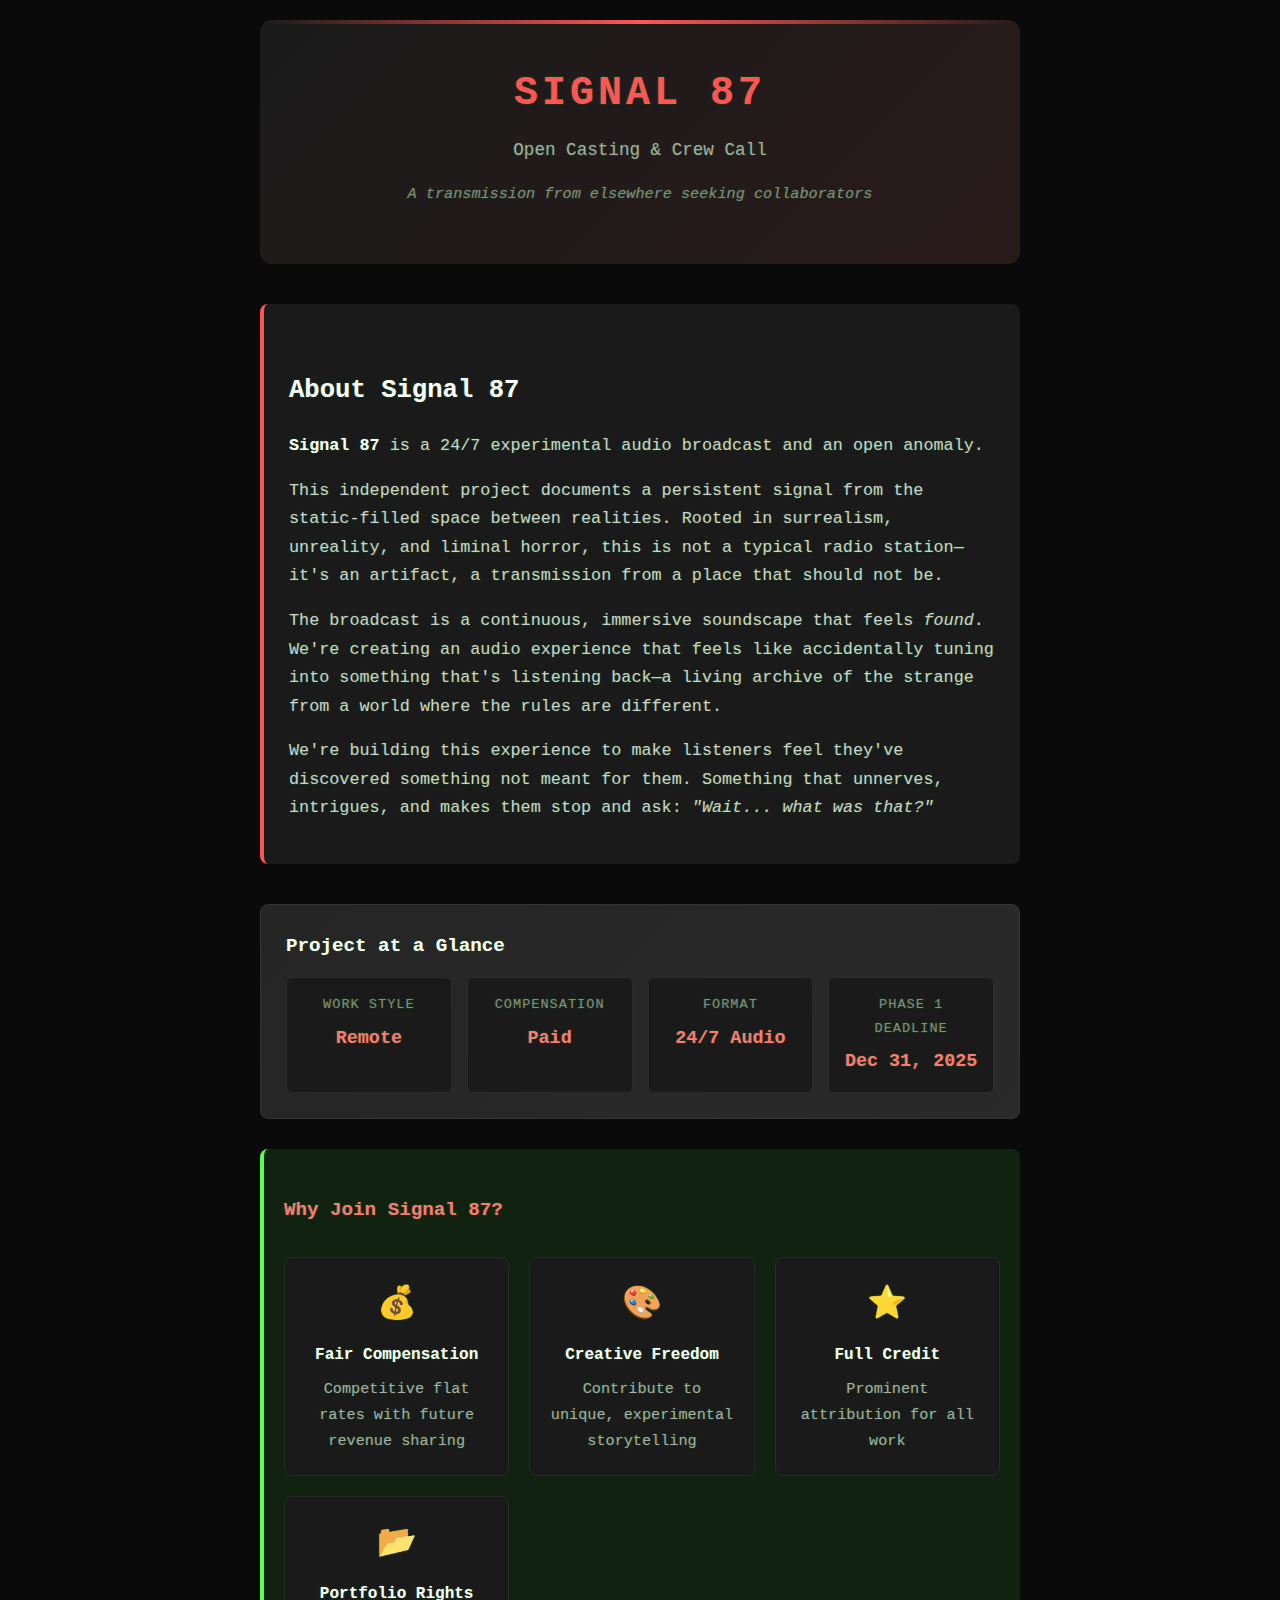
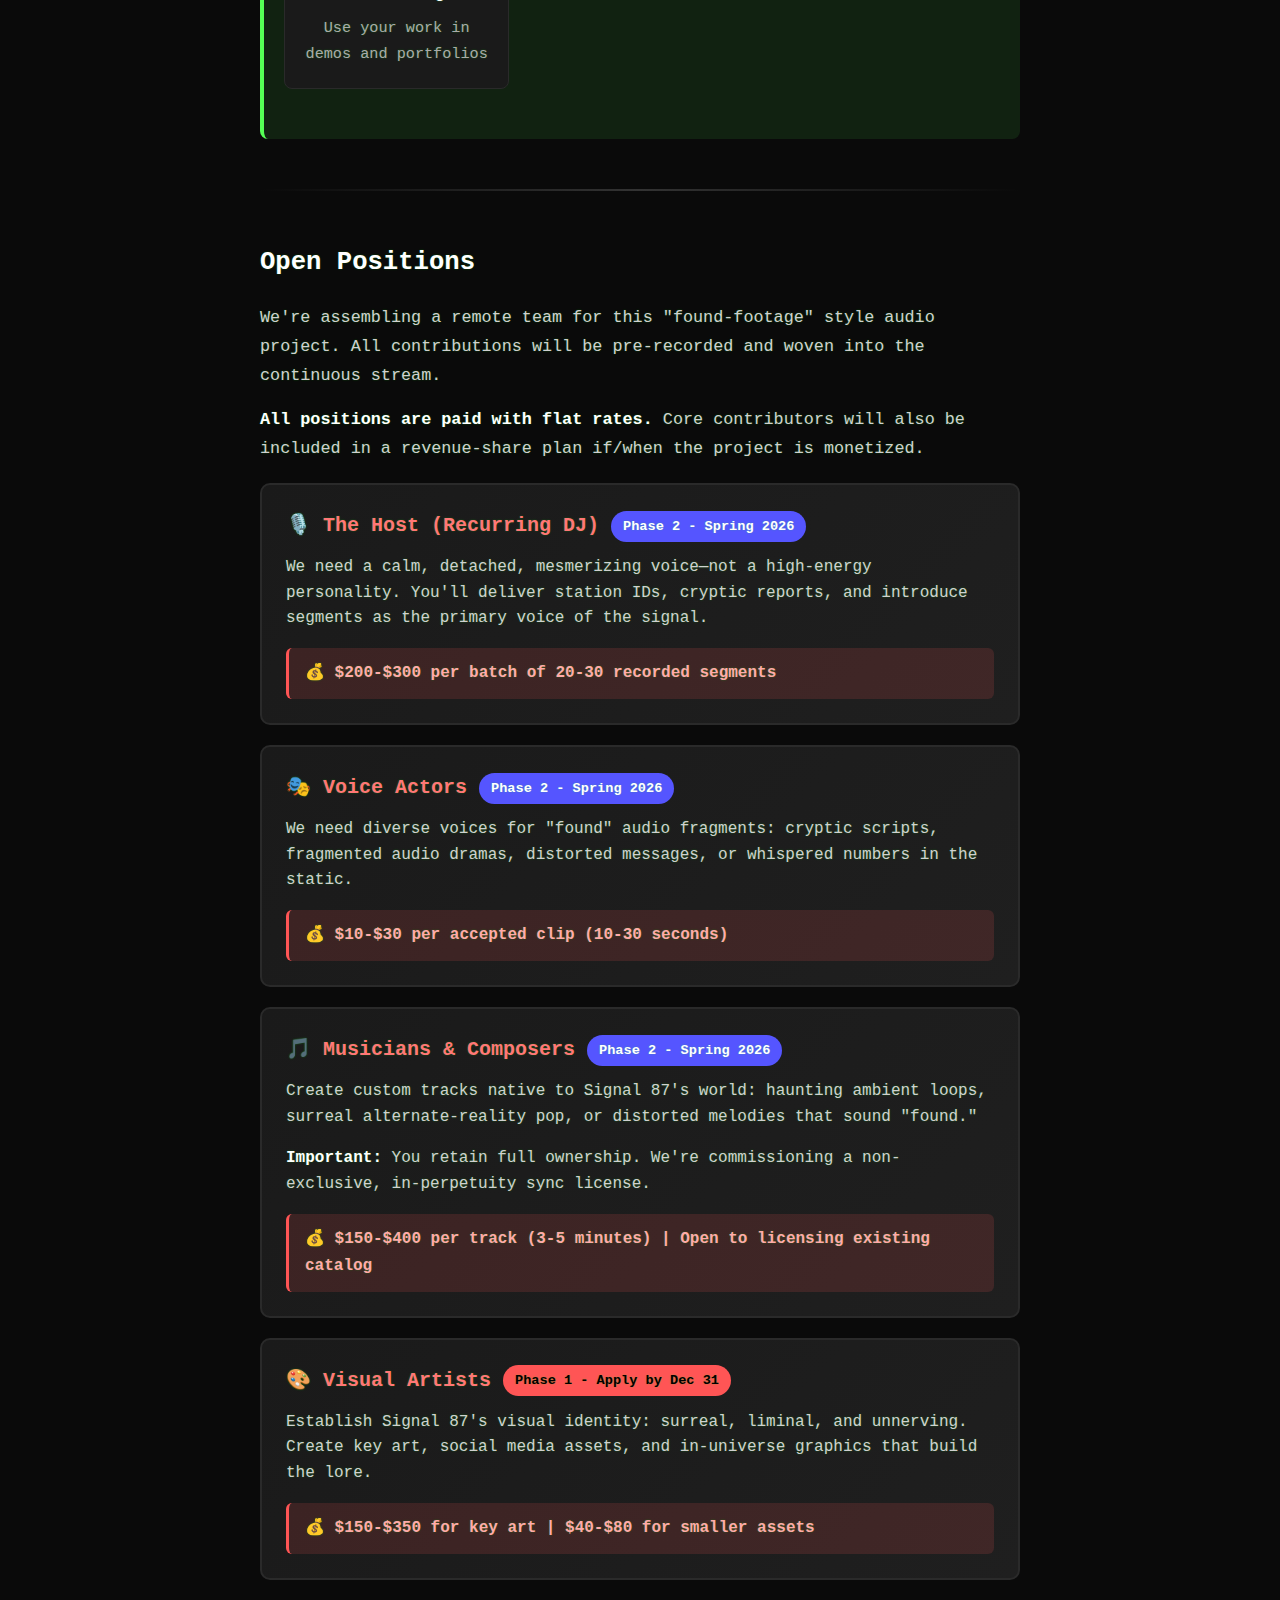
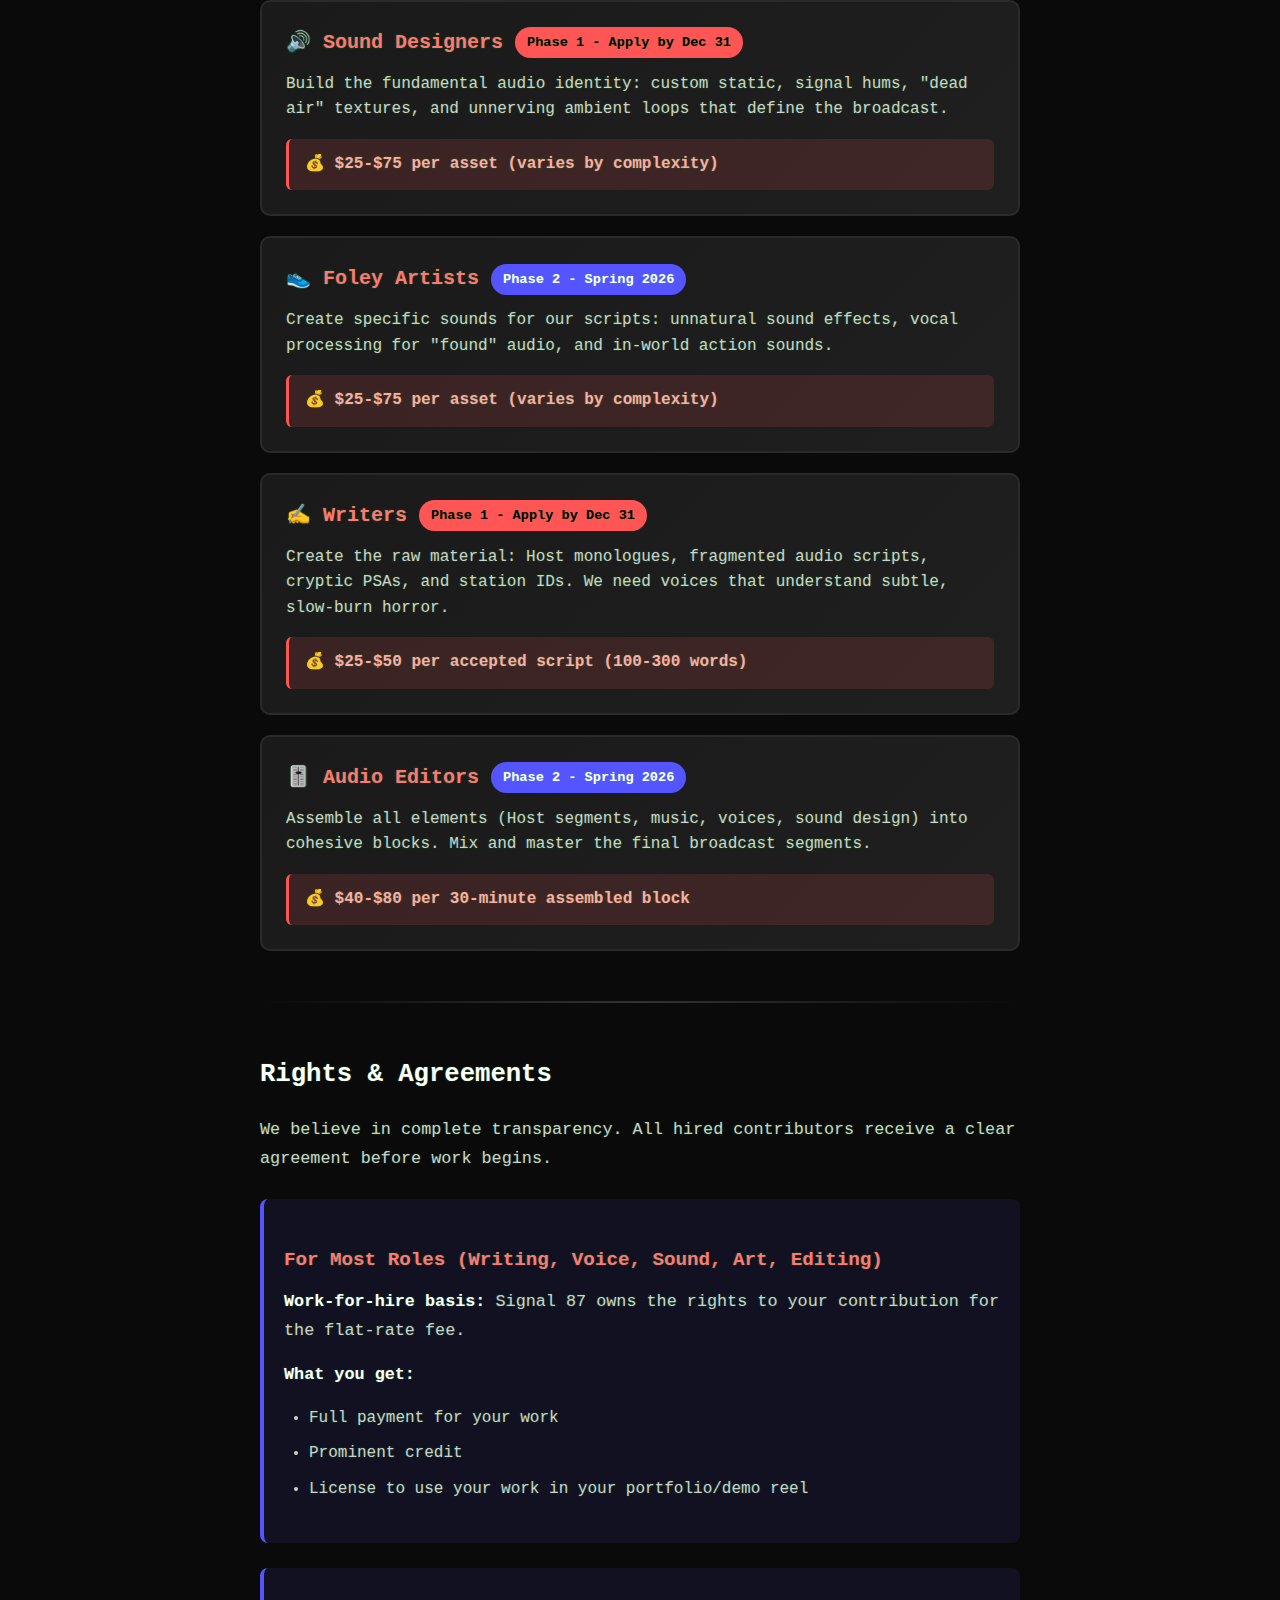
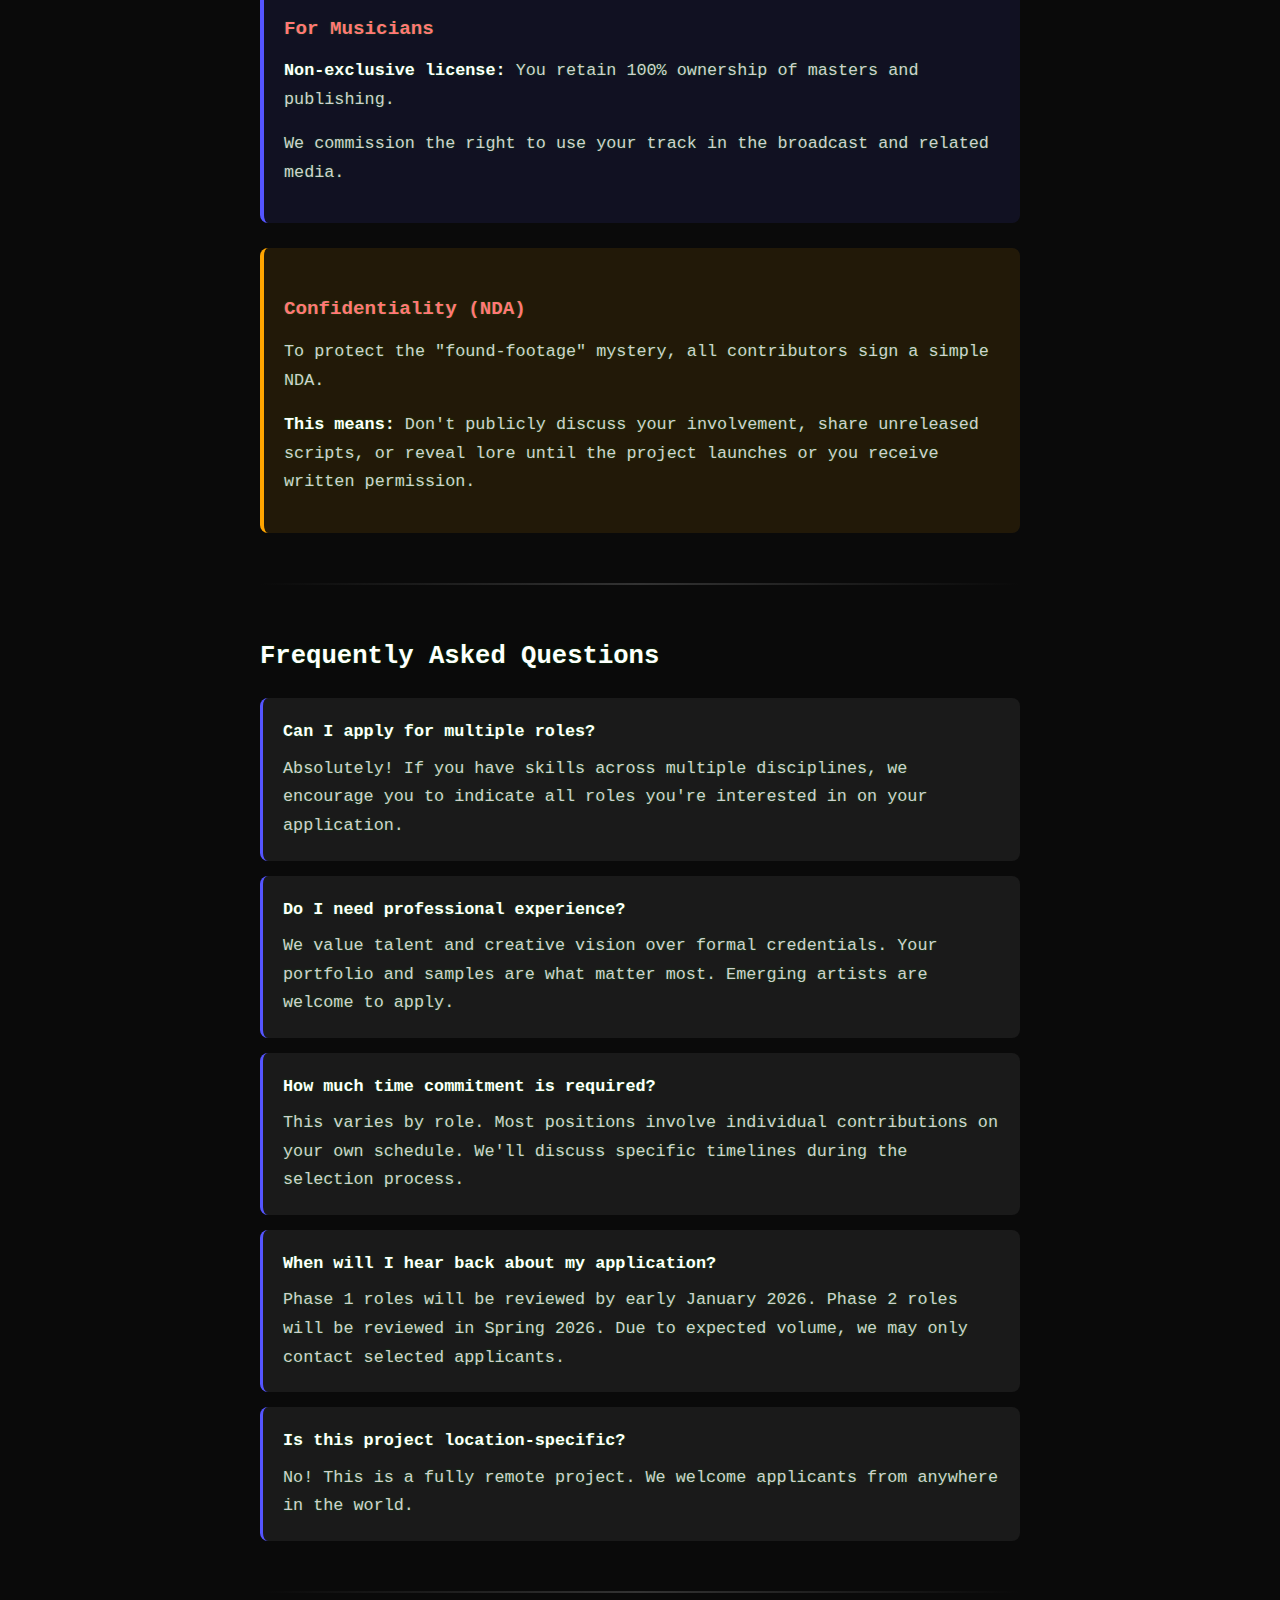
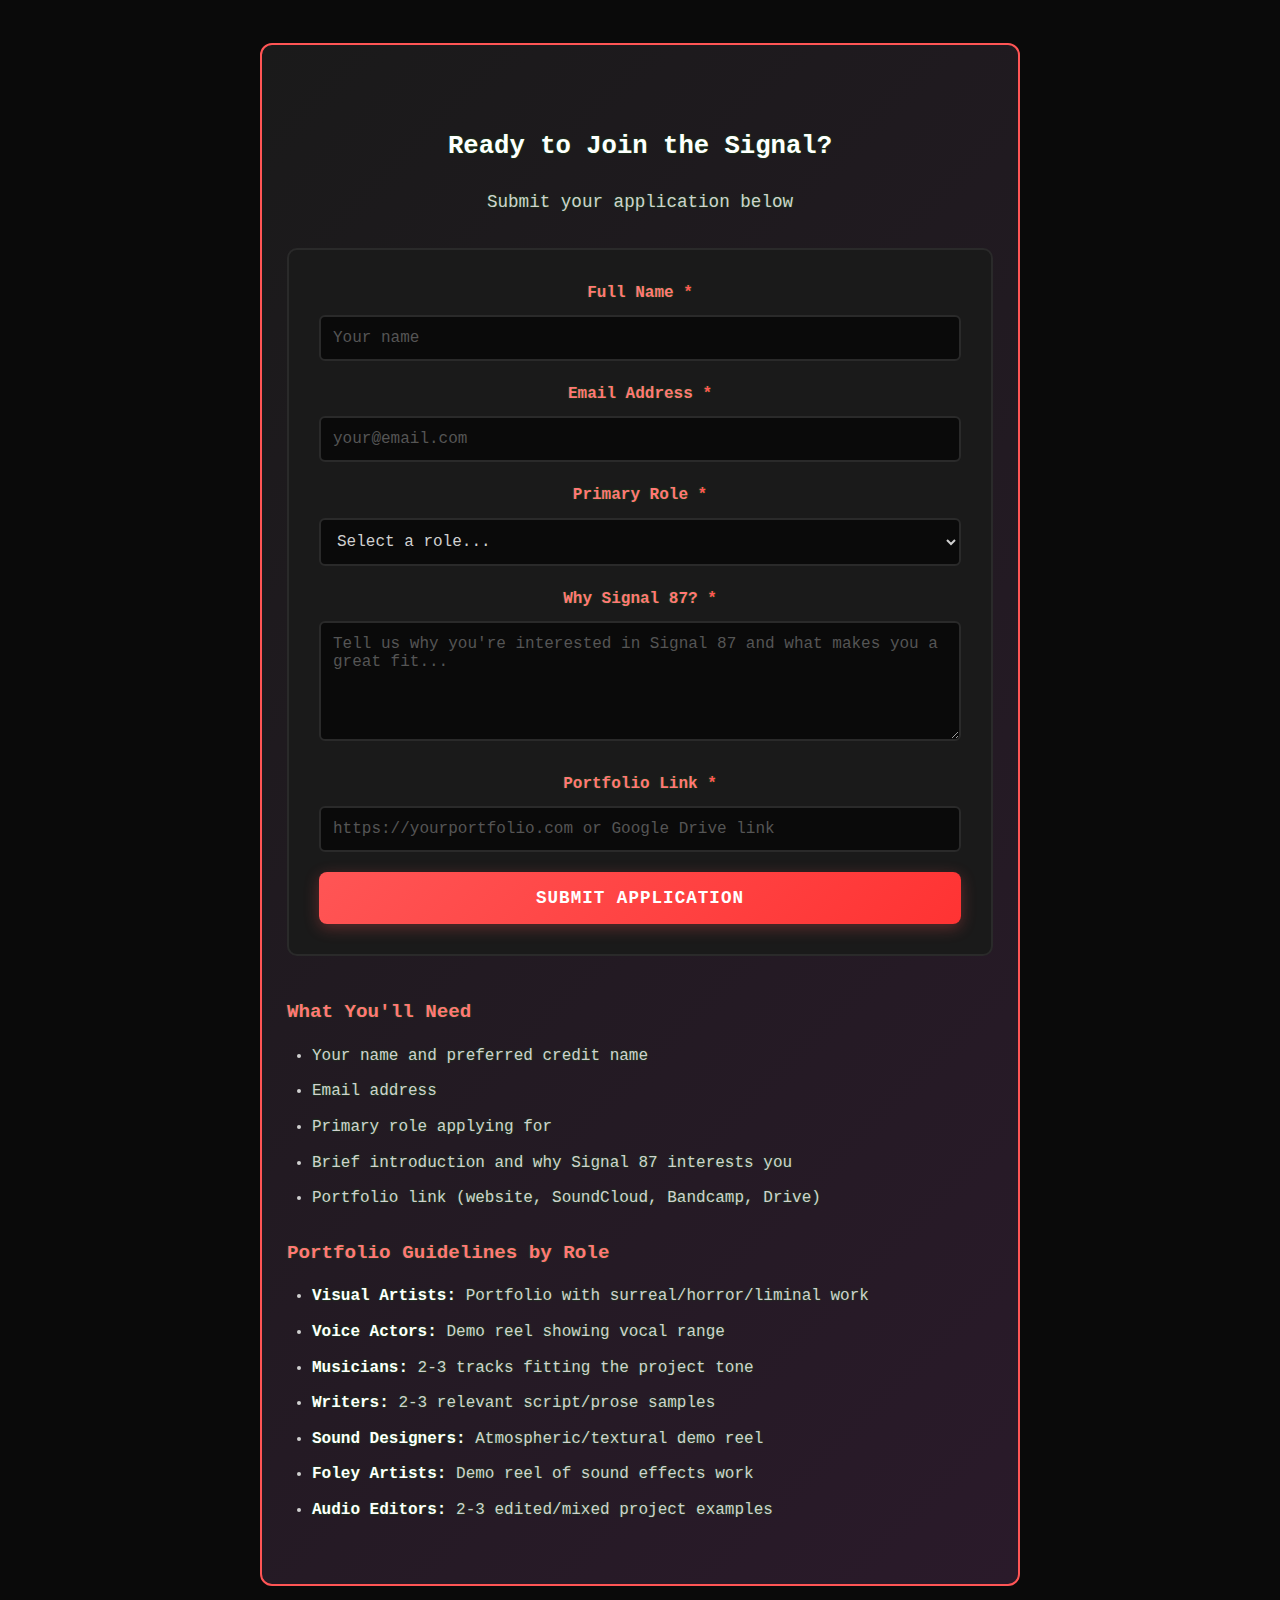
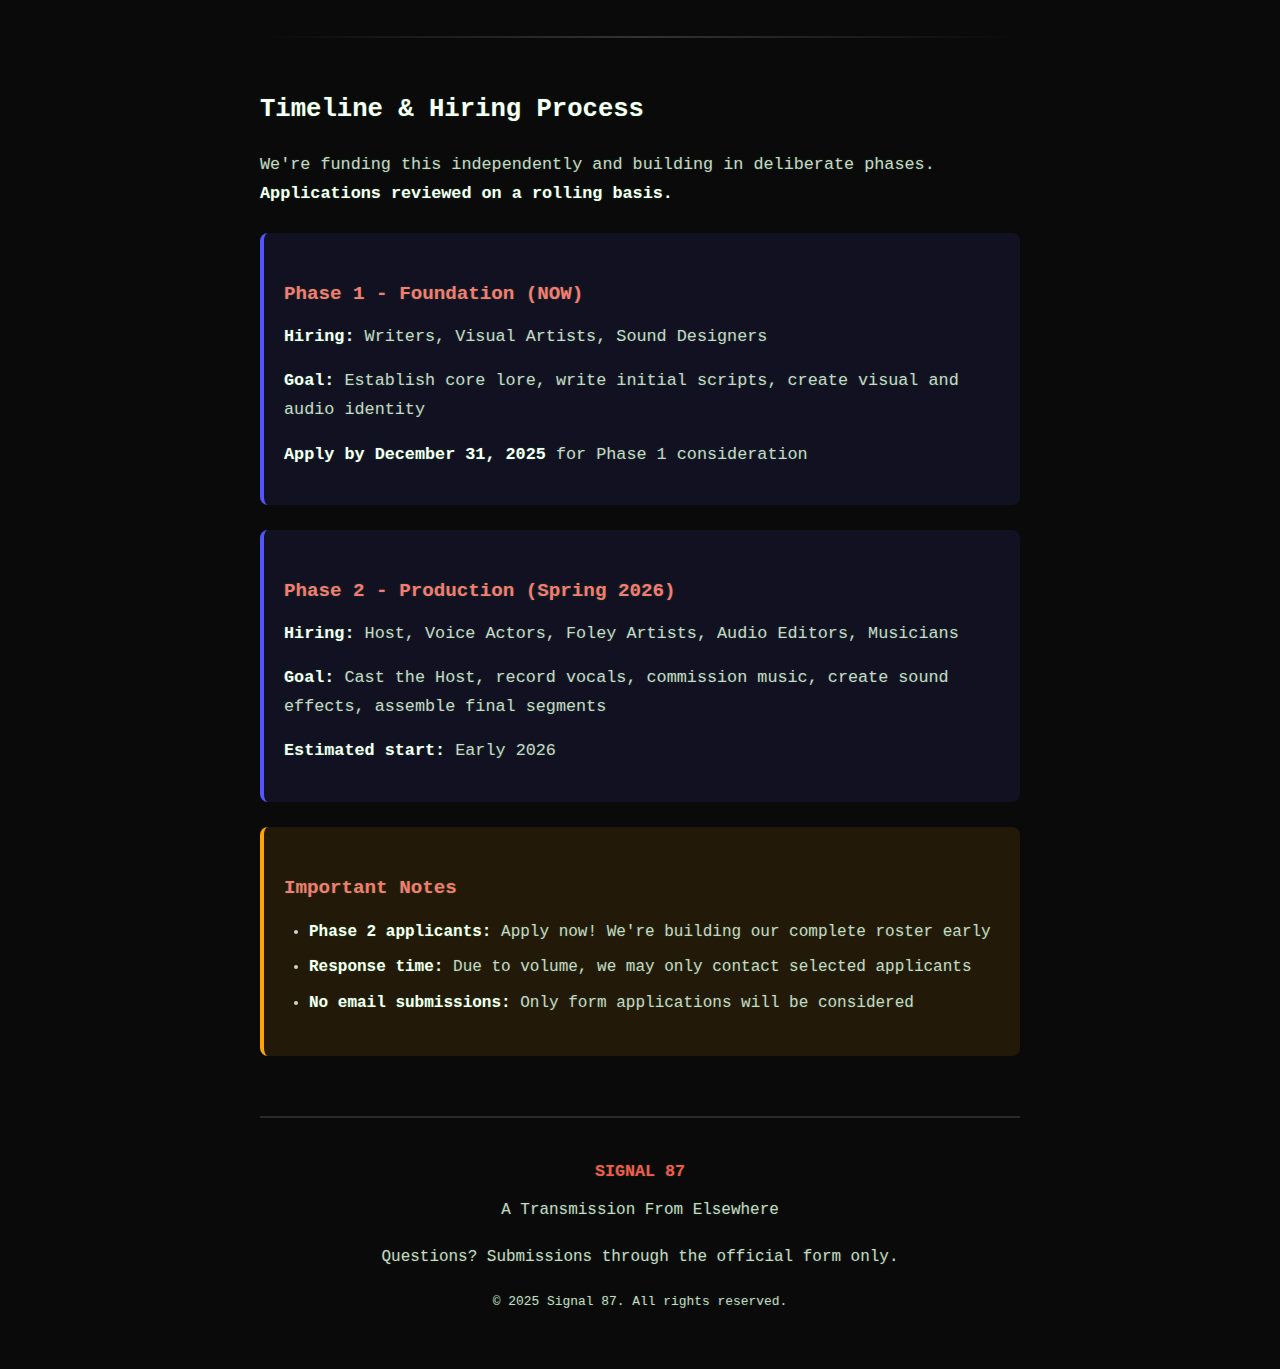
<file: index.html>
<!DOCTYPE html>
<html lang="en">
<head>
    <meta charset="UTF-8">
    <meta name="viewport" content="width=device-width, initial-scale=1.0">
    <title>Signal 87 - Casting & Crew Call</title>
    <link rel="icon" type="image/x-icon" href="/favitemp.png">
    <link rel="stylesheet" href="css/styles.css">
</head>
<body>
    <div class="container">
        <header>
            <h1>SIGNAL 87</h1>
            <p class="subtitle">Open Casting & Crew Call</p>
            <p class="tagline">A transmission from elsewhere seeking collaborators</p>
        </header>

        <section class="intro">
            <h2>About Signal 87</h2>
            <p><strong>Signal 87</strong> is a 24/7 experimental audio broadcast and an open anomaly.</p>
            <p>This independent project documents a persistent signal from the static-filled space between realities. Rooted in surrealism, unreality, and liminal horror, this is not a typical radio station—it's an artifact, a transmission from a place that should not be.</p>
            <p>The broadcast is a continuous, immersive soundscape that feels <em>found</em>. We're creating an audio experience that feels like accidentally tuning into something that's listening back—a living archive of the strange from a world where the rules are different.</p>
            <p>We're building this experience to make listeners feel they've discovered something not meant for them. Something that unnerves, intrigues, and makes them stop and ask: <em>"Wait... what was that?"</em></p>
        </section>

        <div class="quick-summary">
            <h3>Project at a Glance</h3>
            <div class="summary-grid">
                <div class="summary-item">
                    <div class="summary-label">Work Style</div>
                    <div class="summary-value">Remote</div>
                </div>
                <div class="summary-item">
                    <div class="summary-label">Compensation</div>
                    <div class="summary-value">Paid</div>
                </div>
                <div class="summary-item">
                    <div class="summary-label">Format</div>
                    <div class="summary-value">24/7 Audio</div>
                </div>
                <div class="summary-item">
                    <div class="summary-label">Phase 1 Deadline</div>
                    <div class="summary-value">Dec 31, 2025</div>
                </div>
            </div>
        </div>

        <div class="success-box">
            <h3>Why Join Signal 87?</h3>
            <div class="benefits-grid">
                <div class="benefit-card">
                    <div class="benefit-icon">💰</div>
                    <div class="benefit-title">Fair Compensation</div>
                    <p class="benefit-desc">Competitive flat rates with future revenue sharing</p>
                </div>
                <div class="benefit-card">
                    <div class="benefit-icon">🎨</div>
                    <div class="benefit-title">Creative Freedom</div>
                    <p class="benefit-desc">Contribute to unique, experimental storytelling</p>
                </div>
                <div class="benefit-card">
                    <div class="benefit-icon">⭐</div>
                    <div class="benefit-title">Full Credit</div>
                    <p class="benefit-desc">Prominent attribution for all work</p>
                </div>
                <div class="benefit-card">
                    <div class="benefit-icon">📂</div>
                    <div class="benefit-title">Portfolio Rights</div>
                    <p class="benefit-desc">Use your work in demos and portfolios</p>
                </div>
            </div>
        </div>

        <div class="divider"></div>

        <section class="section">
            <h2>Open Positions</h2>
            <p>We're assembling a remote team for this "found-footage" style audio project. All contributions will be pre-recorded and woven into the continuous stream.</p>
            <p><strong>All positions are paid with flat rates.</strong> Core contributors will also be included in a revenue-share plan if/when the project is monetized.</p>

            <div class="role-card">
                <div class="role-header">
                    <h4>🎙️ The Host (Recurring DJ)</h4>
                    <span class="phase-badge phase-2">Phase 2 - Spring 2026</span>
                </div>
                <p>We need a calm, detached, mesmerizing voice—not a high-energy personality. You'll deliver station IDs, cryptic reports, and introduce segments as the primary voice of the signal.</p>
                <div class="compensation">💰 $200-$300 per batch of 20-30 recorded segments</div>
            </div>

            <div class="role-card">
                <div class="role-header">
                    <h4>🎭 Voice Actors</h4>
                    <span class="phase-badge phase-2">Phase 2 - Spring 2026</span>
                </div>
                <p>We need diverse voices for "found" audio fragments: cryptic scripts, fragmented audio dramas, distorted messages, or whispered numbers in the static.</p>
                <div class="compensation">💰 $10-$30 per accepted clip (10-30 seconds)</div>
            </div>

            <div class="role-card">
                <div class="role-header">
                    <h4>🎵 Musicians & Composers</h4>
                    <span class="phase-badge phase-2">Phase 2 - Spring 2026</span>
                </div>
                <p>Create custom tracks native to Signal 87's world: haunting ambient loops, surreal alternate-reality pop, or distorted melodies that sound "found."</p>
                <p><strong>Important:</strong> You retain full ownership. We're commissioning a non-exclusive, in-perpetuity sync license.</p>
                <div class="compensation">💰 $150-$400 per track (3-5 minutes) | Open to licensing existing catalog</div>
            </div>

            <div class="role-card">
                <div class="role-header">
                    <h4>🎨 Visual Artists</h4>
                    <span class="phase-badge">Phase 1 - Apply by Dec 31</span>
                </div>
                <p>Establish Signal 87's visual identity: surreal, liminal, and unnerving. Create key art, social media assets, and in-universe graphics that build the lore.</p>
                <div class="compensation">💰 $150-$350 for key art | $40-$80 for smaller assets</div>
            </div>

            <div class="role-card">
                <div class="role-header">
                    <h4>🔊 Sound Designers</h4>
                    <span class="phase-badge">Phase 1 - Apply by Dec 31</span>
                </div>
                <p>Build the fundamental audio identity: custom static, signal hums, "dead air" textures, and unnerving ambient loops that define the broadcast.</p>
                <div class="compensation">💰 $25-$75 per asset (varies by complexity)</div>
            </div>

            <div class="role-card">
                <div class="role-header">
                    <h4>👟 Foley Artists</h4>
                    <span class="phase-badge phase-2">Phase 2 - Spring 2026</span>
                </div>
                <p>Create specific sounds for our scripts: unnatural sound effects, vocal processing for "found" audio, and in-world action sounds.</p>
                <div class="compensation">💰 $25-$75 per asset (varies by complexity)</div>
            </div>

            <div class="role-card">
                <div class="role-header">
                    <h4>✍️ Writers</h4>
                    <span class="phase-badge">Phase 1 - Apply by Dec 31</span>
                </div>
                <p>Create the raw material: Host monologues, fragmented audio scripts, cryptic PSAs, and station IDs. We need voices that understand subtle, slow-burn horror.</p>
                <div class="compensation">💰 $25-$50 per accepted script (100-300 words)</div>
            </div>

            <div class="role-card">
                <div class="role-header">
                    <h4>🎚️ Audio Editors</h4>
                    <span class="phase-badge phase-2">Phase 2 - Spring 2026</span>
                </div>
                <p>Assemble all elements (Host segments, music, voices, sound design) into cohesive blocks. Mix and master the final broadcast segments.</p>
                <div class="compensation">💰 $40-$80 per 30-minute assembled block</div>
            </div>
        </section>

        <div class="divider"></div>

        <section class="section">
            <h2>Rights & Agreements</h2>
            <p>We believe in complete transparency. All hired contributors receive a clear agreement before work begins.</p>

            <div class="info-box">
                <h3>For Most Roles (Writing, Voice, Sound, Art, Editing)</h3>
                <p><strong>Work-for-hire basis:</strong> Signal 87 owns the rights to your contribution for the flat-rate fee.</p>
                <p><strong>What you get:</strong></p>
                <ul>
                    <li>Full payment for your work</li>
                    <li>Prominent credit</li>
                    <li>License to use your work in your portfolio/demo reel</li>
                </ul>
            </div>

            <div class="info-box">
                <h3>For Musicians</h3>
                <p><strong>Non-exclusive license:</strong> You retain 100% ownership of masters and publishing.</p>
                <p>We commission the right to use your track in the broadcast and related media.</p>
            </div>

            <div class="warning-box">
                <h3>Confidentiality (NDA)</h3>
                <p>To protect the "found-footage" mystery, all contributors sign a simple NDA.</p>
                <p><strong>This means:</strong> Don't publicly discuss your involvement, share unreleased scripts, or reveal lore until the project launches or you receive written permission.</p>
            </div>
        </section>

        <div class="divider"></div>

        <section class="section">
            <h2>Frequently Asked Questions</h2>
            
            <div class="faq-item">
                <div class="faq-question">Can I apply for multiple roles?</div>
                <p class="faq-answer">Absolutely! If you have skills across multiple disciplines, we encourage you to indicate all roles you're interested in on your application.</p>
            </div>

            <div class="faq-item">
                <div class="faq-question">Do I need professional experience?</div>
                <p class="faq-answer">We value talent and creative vision over formal credentials. Your portfolio and samples are what matter most. Emerging artists are welcome to apply.</p>
            </div>

            <div class="faq-item">
                <div class="faq-question">How much time commitment is required?</div>
                <p class="faq-answer">This varies by role. Most positions involve individual contributions on your own schedule. We'll discuss specific timelines during the selection process.</p>
            </div>

            <div class="faq-item">
                <div class="faq-question">When will I hear back about my application?</div>
                <p class="faq-answer">Phase 1 roles will be reviewed by early January 2026. Phase 2 roles will be reviewed in Spring 2026. Due to expected volume, we may only contact selected applicants.</p>
            </div>

            <div class="faq-item">
                <div class="faq-question">Is this project location-specific?</div>
                <p class="faq-answer">No! This is a fully remote project. We welcome applicants from anywhere in the world.</p>
            </div>
        </section>

        <div class="divider"></div>

        <section class="cta-section" id="apply">
            <h2>Ready to Join the Signal?</h2>
            <p style="font-size: 1.1em; margin: 20px 0;">Submit your application below</p>
            
            <form id="contactForm" class="contact-form">
                <div class="form-group">
                    <label for="name">Full Name <span class="required">*</span></label>
                    <input type="text" id="name" name="name" required placeholder="Your name">
                </div>

                <div class="form-group">
                    <label for="email">Email Address <span class="required">*</span></label>
                    <input type="email" id="email" name="email" required placeholder="your@email.com">
                </div>

                <div class="form-group">
                    <label for="role">Primary Role <span class="required">*</span></label>
                    <select id="role" name="role" required>
                        <option value="">Select a role...</option>
                        <option value="host">🎙️ The Host (DJ)</option>
                        <option value="voice-actor">🎭 Voice Actor</option>
                        <option value="musician">🎵 Musician/Composer</option>
                        <option value="visual-artist">🎨 Visual Artist</option>
                        <option value="sound-designer">🔊 Sound Designer</option>
                        <option value="foley-artist">👟 Foley Artist</option>
                        <option value="writer">✍️ Writer</option>
                        <option value="audio-editor">🎚️ Audio Editor</option>
                        <option value="multiple">Multiple Roles</option>
                    </select>
                </div>

                <div class="form-group">
                    <label for="introduction">Why Signal 87? <span class="required">*</span></label>
                    <textarea id="introduction" name="introduction" required placeholder="Tell us why you're interested in Signal 87 and what makes you a great fit..."></textarea>
                </div>

                <div class="form-group">
                    <label for="portfolio">Portfolio Link <span class="required">*</span></label>
                    <input type="url" id="portfolio" name="portfolio" required placeholder="https://yourportfolio.com or Google Drive link">
                </div>

                <button type="submit" id="submitButton" class="submit-button">Submit Application</button>
                
                <div id="formMessage" class="form-message"></div>
            </form>
            
            <div style="text-align: left; margin-top: 40px;">
                <h3>What You'll Need</h3>
                <ul>
                    <li>Your name and preferred credit name</li>
                    <li>Email address</li>
                    <li>Primary role applying for</li>
                    <li>Brief introduction and why Signal 87 interests you</li>
                    <li>Portfolio link (website, SoundCloud, Bandcamp, Drive)</li>
                </ul>

                <h3>Portfolio Guidelines by Role</h3>
                <ul>
                    <li><strong>Visual Artists:</strong> Portfolio with surreal/horror/liminal work</li>
                    <li><strong>Voice Actors:</strong> Demo reel showing vocal range</li>
                    <li><strong>Musicians:</strong> 2-3 tracks fitting the project tone</li>
                    <li><strong>Writers:</strong> 2-3 relevant script/prose samples</li>
                    <li><strong>Sound Designers:</strong> Atmospheric/textural demo reel</li>
                    <li><strong>Foley Artists:</strong> Demo reel of sound effects work</li>
                    <li><strong>Audio Editors:</strong> 2-3 edited/mixed project examples</li>
                </ul>
            </div>
        </section>

        <div class="divider"></div>

        <section class="section">
            <h2>Timeline & Hiring Process</h2>
            <p>We're funding this independently and building in deliberate phases. <strong>Applications reviewed on a rolling basis.</strong></p>

            <div class="info-box">
                <h3>Phase 1 - Foundation (NOW)</h3>
                <p><strong>Hiring:</strong> Writers, Visual Artists, Sound Designers</p>
                <p><strong>Goal:</strong> Establish core lore, write initial scripts, create visual and audio identity</p>
                <p><strong>Apply by December 31, 2025</strong> for Phase 1 consideration</p>
            </div>

            <div class="info-box">
                <h3>Phase 2 - Production (Spring 2026)</h3>
                <p><strong>Hiring:</strong> Host, Voice Actors, Foley Artists, Audio Editors, Musicians</p>
                <p><strong>Goal:</strong> Cast the Host, record vocals, commission music, create sound effects, assemble final segments</p>
                <p><strong>Estimated start:</strong> Early 2026</p>
            </div>

            <div class="warning-box">
                <h3>Important Notes</h3>
                <ul>
                    <li><strong>Phase 2 applicants:</strong> Apply now! We're building our complete roster early</li>
                    <li><strong>Response time:</strong> Due to volume, we may only contact selected applicants</li>
                    <li><strong>No email submissions:</strong> Only form applications will be considered</li>
                </ul>
            </div>
        </section>

        <footer>
            <p style="font-size: 1.1em; font-weight: 600; color: #ff5555; margin-bottom: 10px;">SIGNAL 87</p>
            <p style="margin-bottom: 20px;">A Transmission From Elsewhere</p>
            <p>Questions? Submissions through the official form only.</p>
            <p style="margin-top: 20px; font-size: 0.85em;">© 2025 Signal 87. All rights reserved.</p>
        </footer>
    </div>

    <script src="js/app.js"></script>
</body>
</html>
</file>
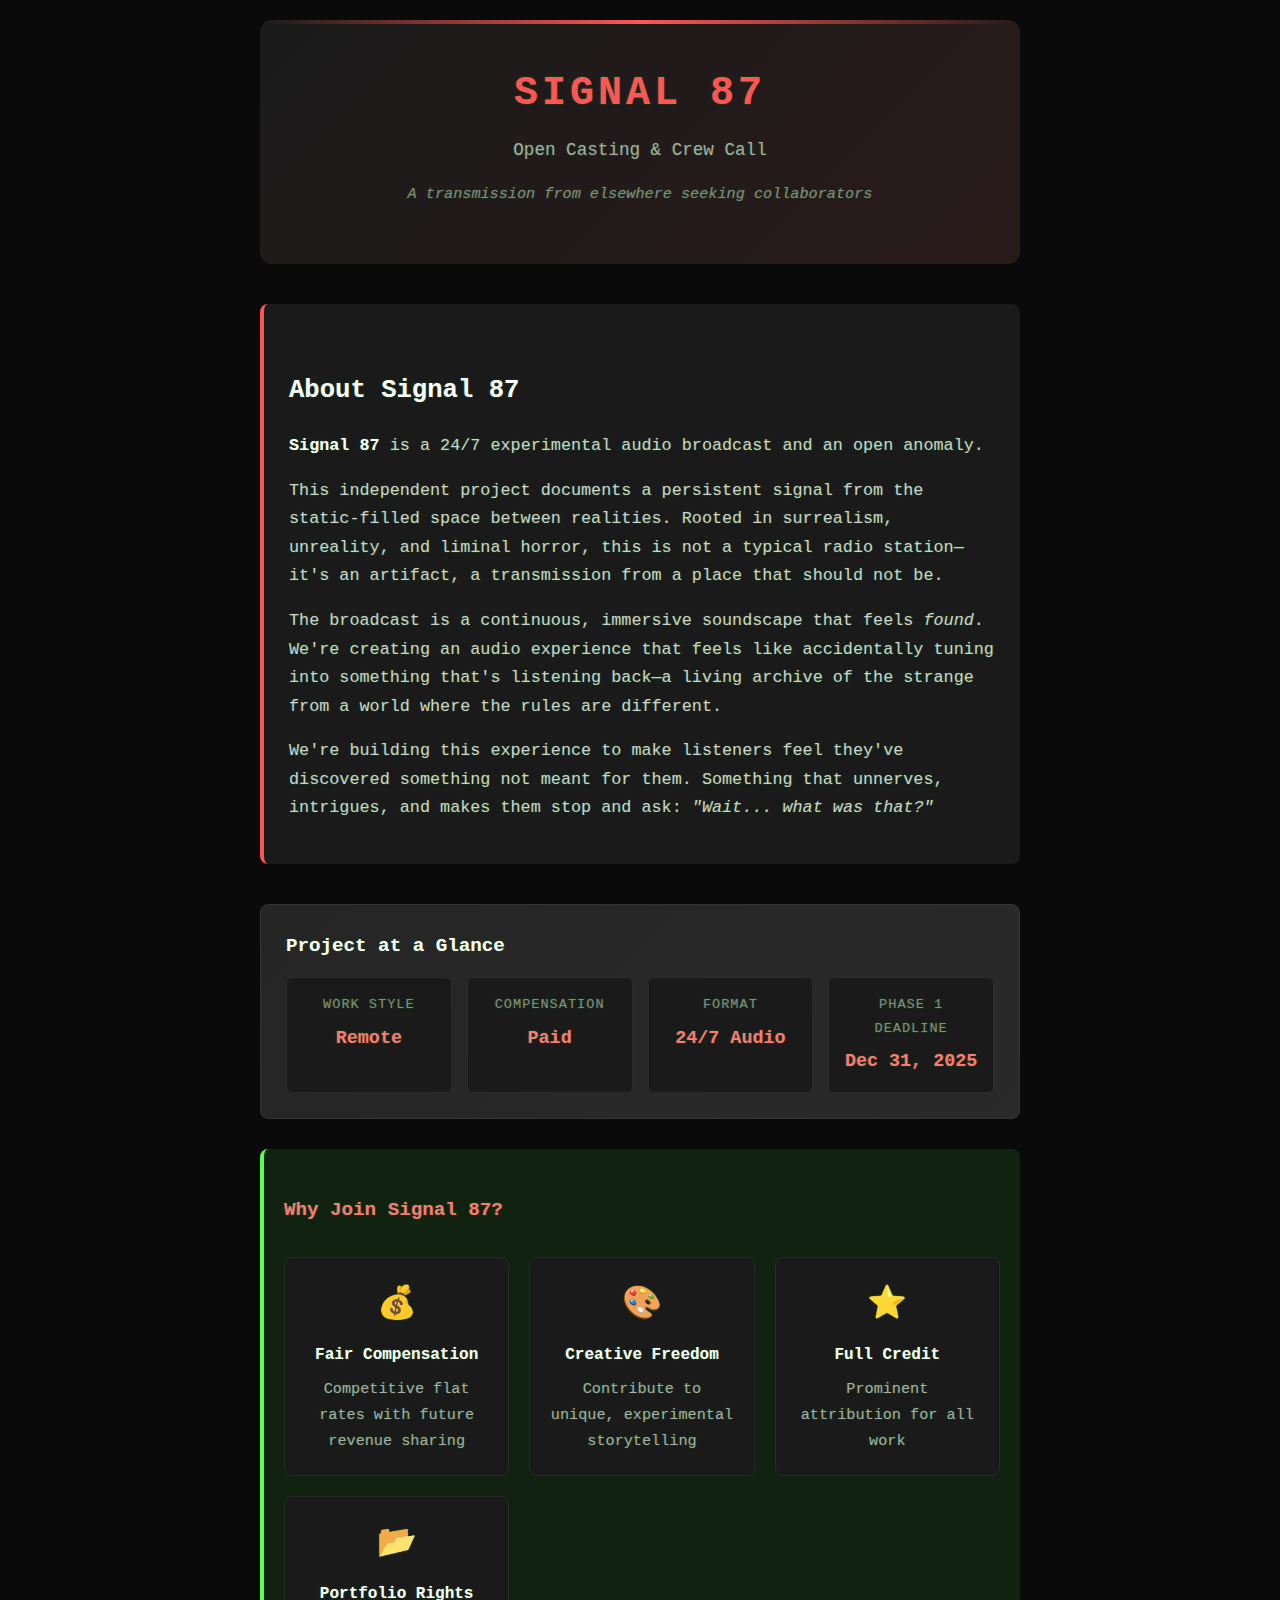
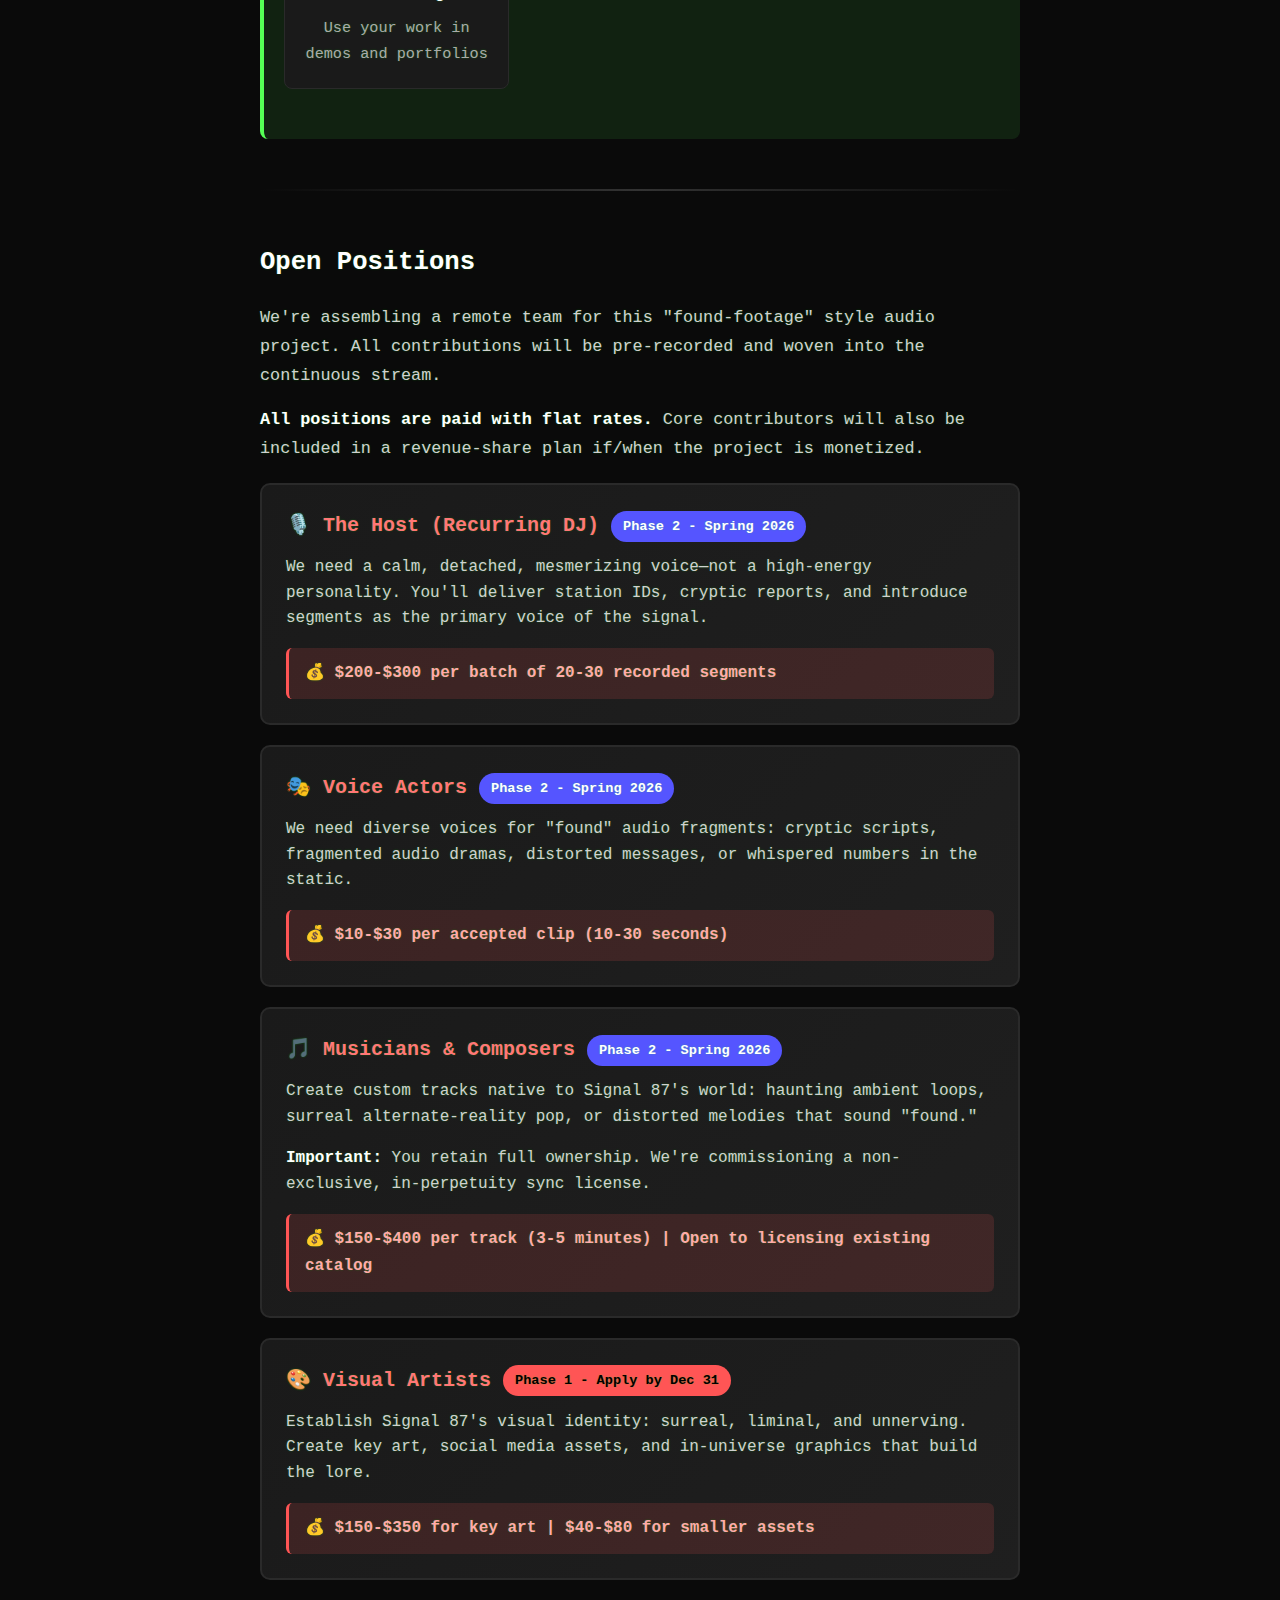
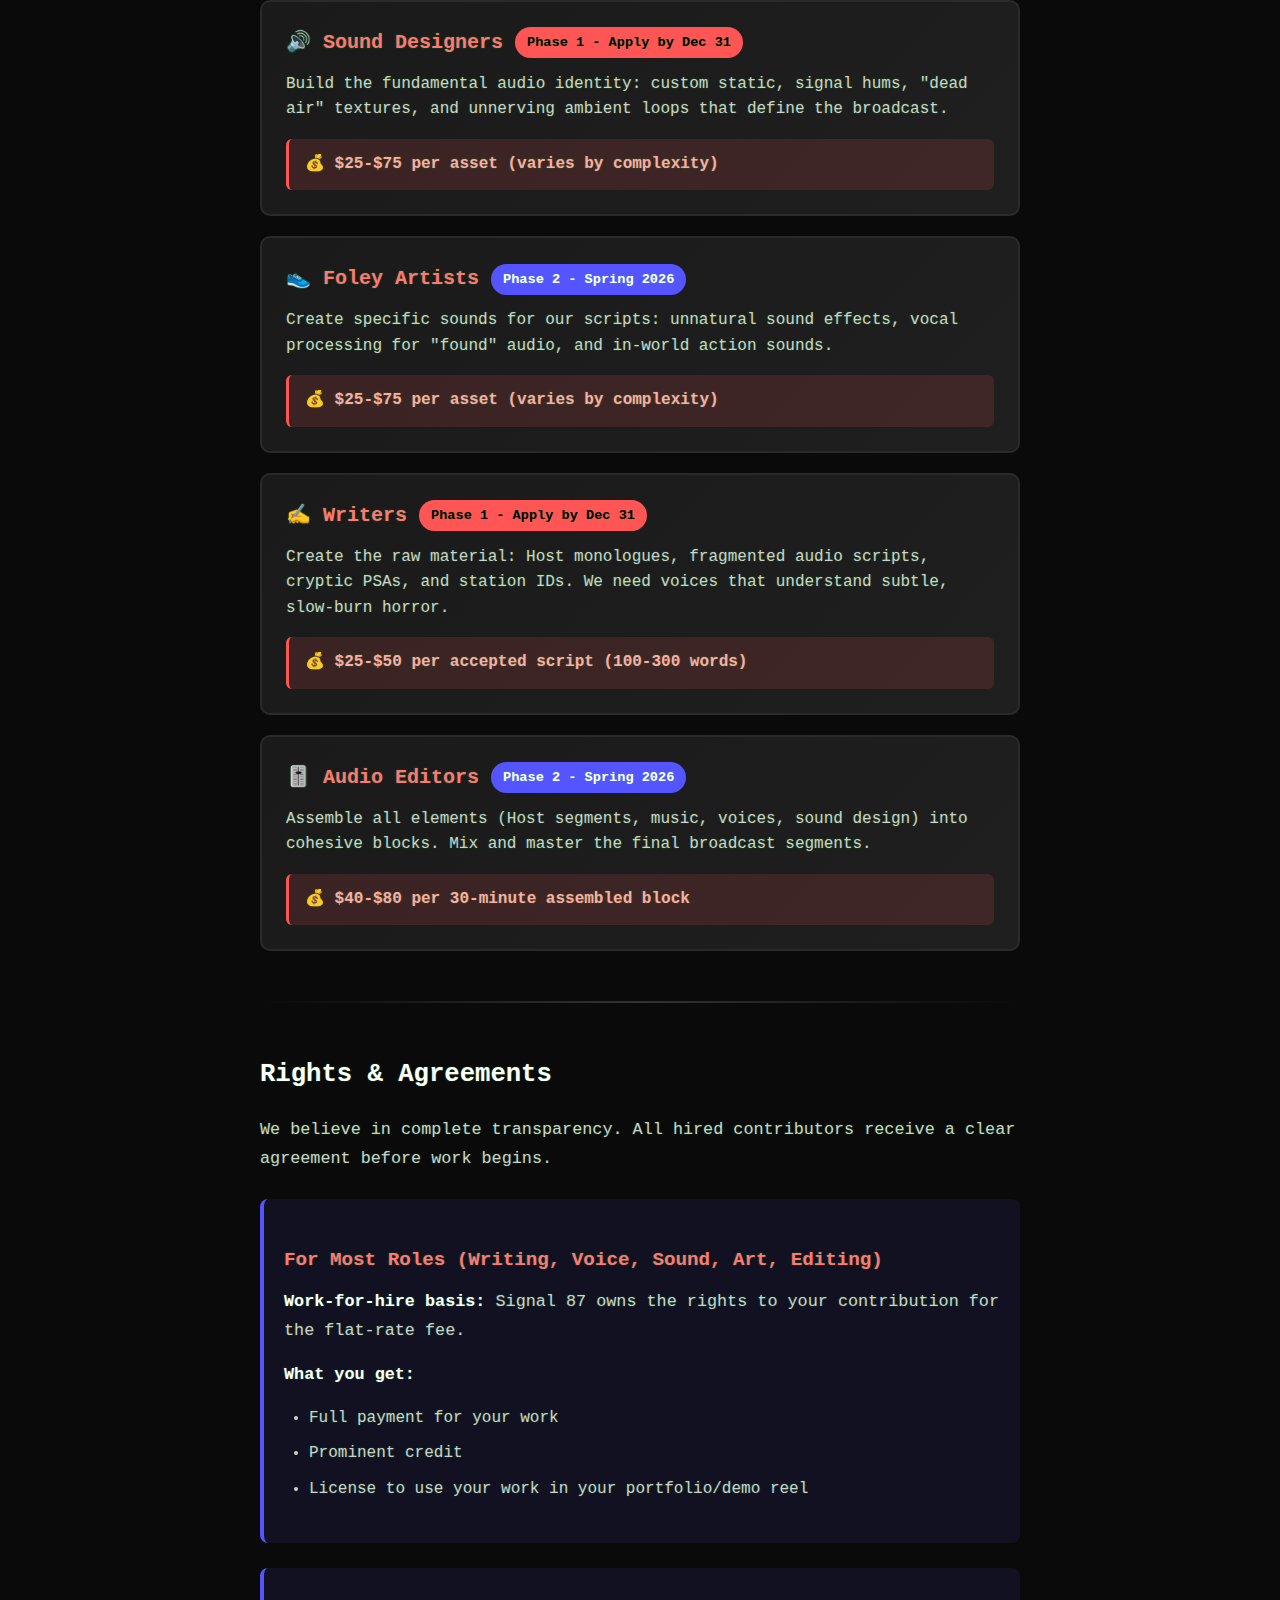
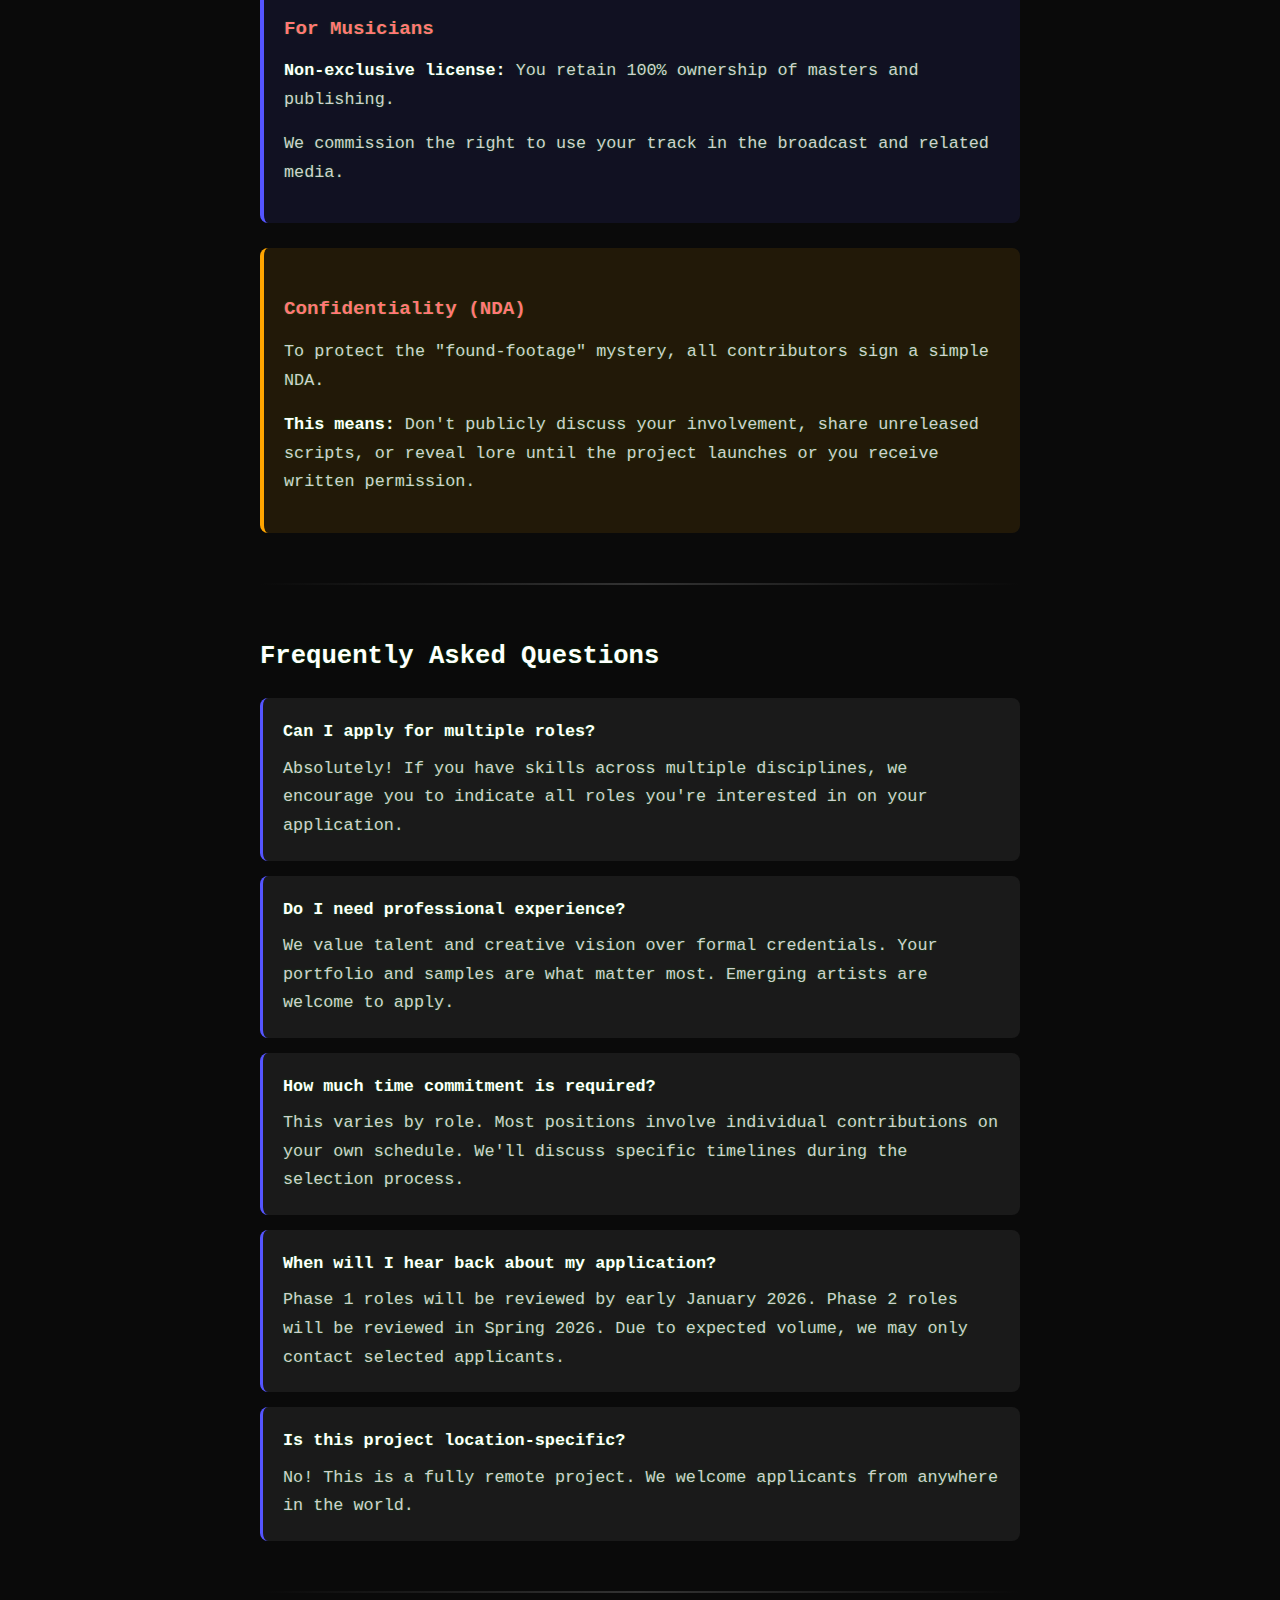
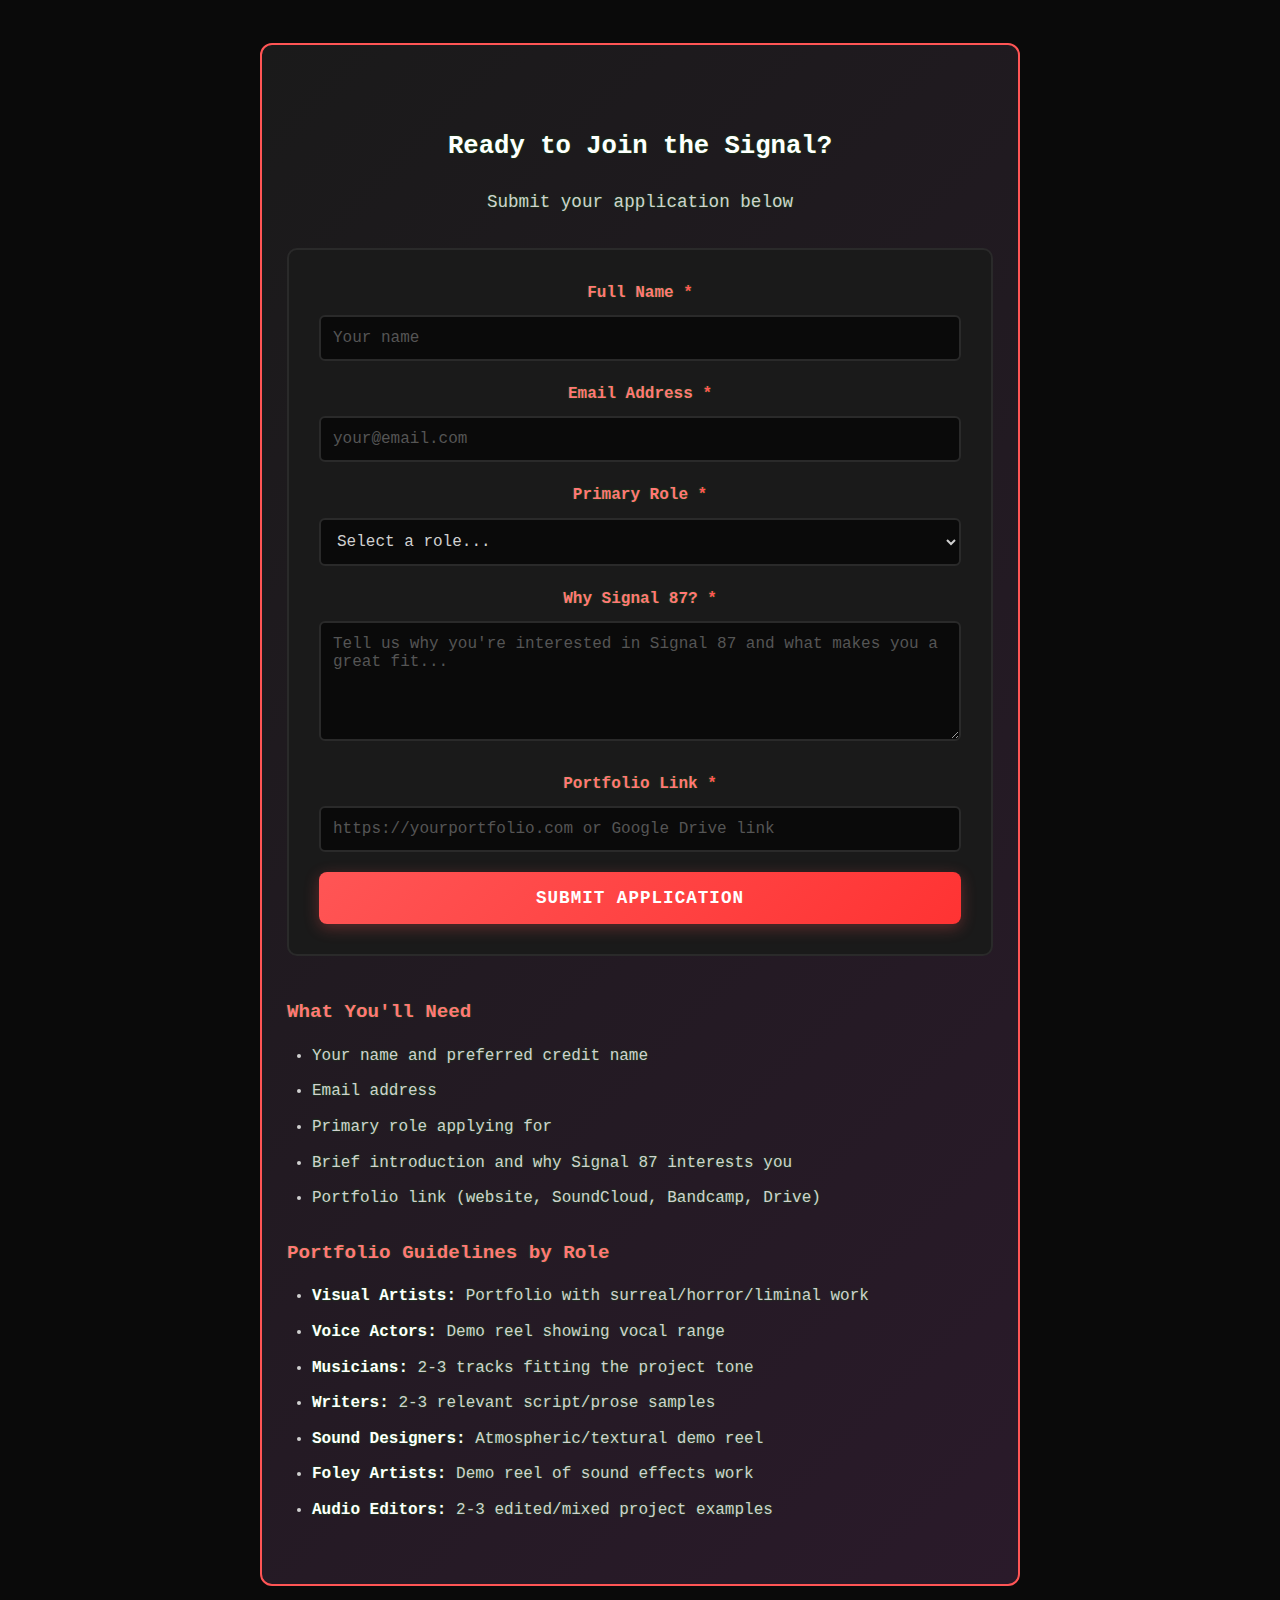
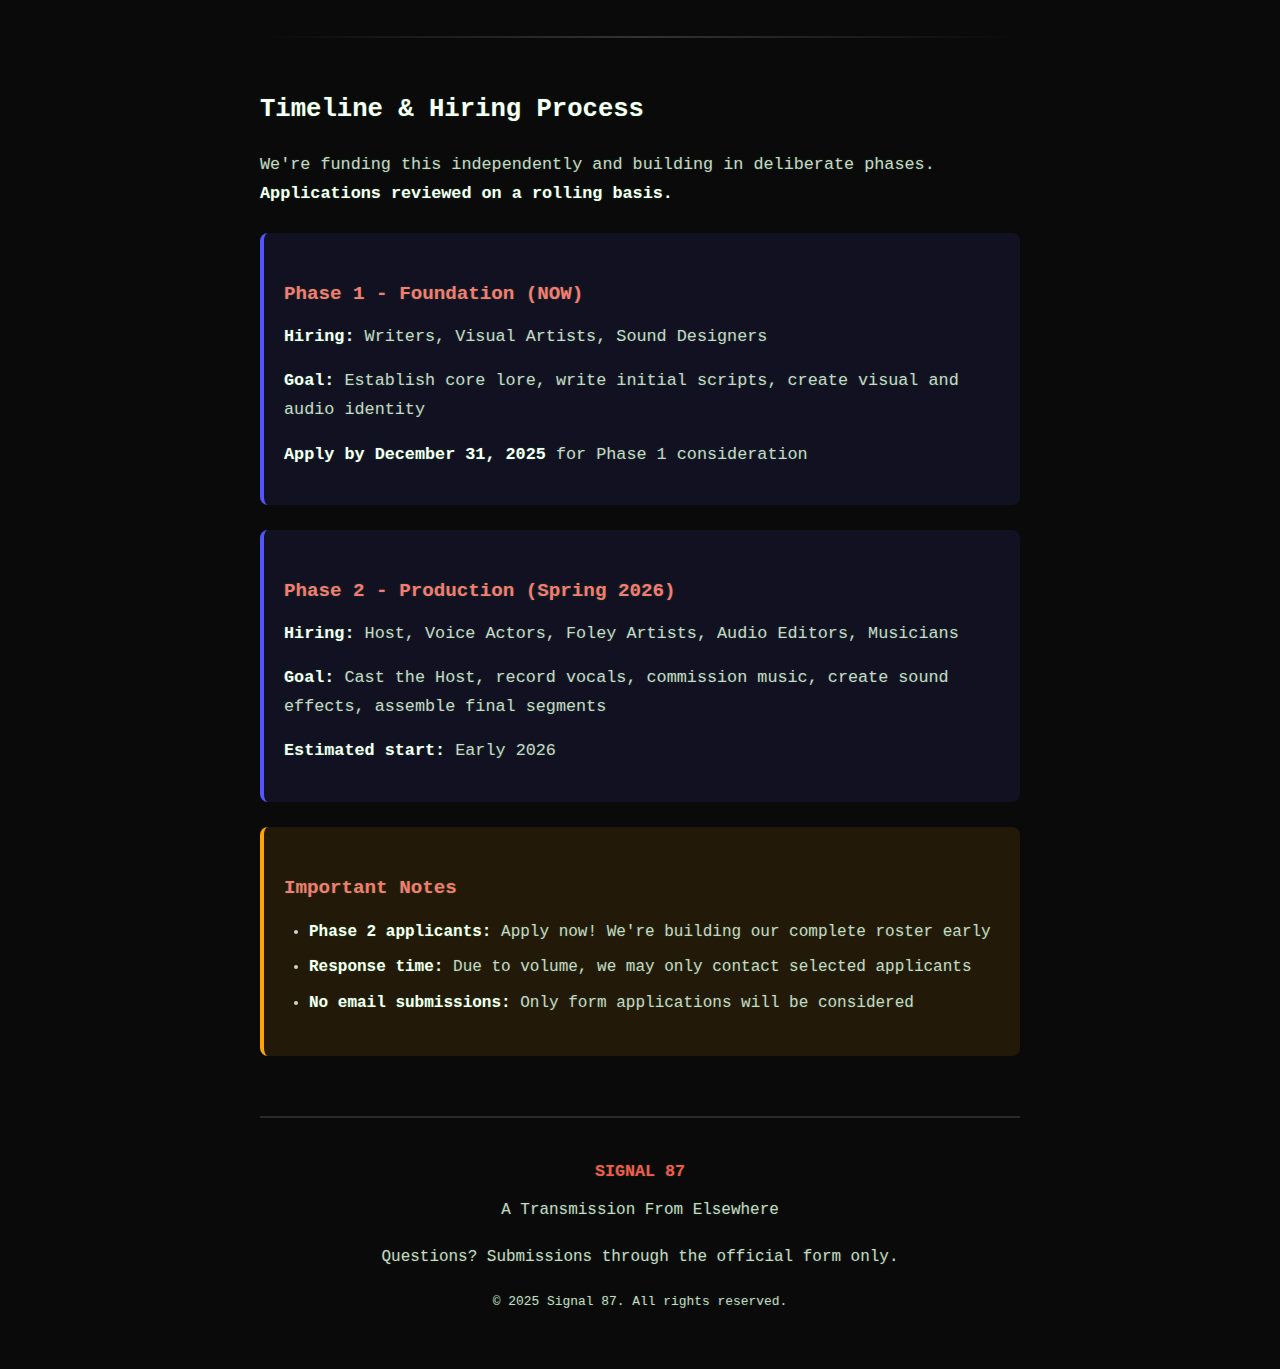
<file: src/index.html>
<!DOCTYPE html>
<html lang="en">
<head>
    <meta charset="UTF-8">
    <meta name="viewport" content="width=device-width, initial-scale=1.0">
    <title>Signal 87 - Casting & Crew Call</title>
    <link rel="stylesheet" href="css/styles.css">
</head>
<body>
    <div class="container">
        <header>
            <h1>SIGNAL 87</h1>
            <p class="subtitle">Open Casting & Crew Call</p>
            <p class="tagline">A transmission from elsewhere seeking collaborators</p>
        </header>

        <section class="intro">
            <h2>About Signal 87</h2>
            <p><strong>Signal 87</strong> is a 24/7 experimental audio broadcast and an open anomaly.</p>
            <p>This independent project documents a persistent signal from the static-filled space between realities. Rooted in surrealism, unreality, and liminal horror, this is not a typical radio station—it's an artifact, a transmission from a place that should not be.</p>
            <p>The broadcast is a continuous, immersive soundscape that feels <em>found</em>. We're creating an audio experience that feels like accidentally tuning into something that's listening back—a living archive of the strange from a world where the rules are different.</p>
            <p>We're building this experience to make listeners feel they've discovered something not meant for them. Something that unnerves, intrigues, and makes them stop and ask: <em>"Wait... what was that?"</em></p>
        </section>

        <div class="quick-summary">
            <h3>Project at a Glance</h3>
            <div class="summary-grid">
                <div class="summary-item">
                    <div class="summary-label">Work Style</div>
                    <div class="summary-value">Remote</div>
                </div>
                <div class="summary-item">
                    <div class="summary-label">Compensation</div>
                    <div class="summary-value">Paid</div>
                </div>
                <div class="summary-item">
                    <div class="summary-label">Format</div>
                    <div class="summary-value">24/7 Audio</div>
                </div>
                <div class="summary-item">
                    <div class="summary-label">Phase 1 Deadline</div>
                    <div class="summary-value">Dec 31, 2025</div>
                </div>
            </div>
        </div>

        <div class="success-box">
            <h3>Why Join Signal 87?</h3>
            <div class="benefits-grid">
                <div class="benefit-card">
                    <div class="benefit-icon">💰</div>
                    <div class="benefit-title">Fair Compensation</div>
                    <p class="benefit-desc">Competitive flat rates with future revenue sharing</p>
                </div>
                <div class="benefit-card">
                    <div class="benefit-icon">🎨</div>
                    <div class="benefit-title">Creative Freedom</div>
                    <p class="benefit-desc">Contribute to unique, experimental storytelling</p>
                </div>
                <div class="benefit-card">
                    <div class="benefit-icon">⭐</div>
                    <div class="benefit-title">Full Credit</div>
                    <p class="benefit-desc">Prominent attribution for all work</p>
                </div>
                <div class="benefit-card">
                    <div class="benefit-icon">📂</div>
                    <div class="benefit-title">Portfolio Rights</div>
                    <p class="benefit-desc">Use your work in demos and portfolios</p>
                </div>
            </div>
        </div>

        <div class="divider"></div>

        <section class="section">
            <h2>Open Positions</h2>
            <p>We're assembling a remote team for this "found-footage" style audio project. All contributions will be pre-recorded and woven into the continuous stream.</p>
            <p><strong>All positions are paid with flat rates.</strong> Core contributors will also be included in a revenue-share plan if/when the project is monetized.</p>

            <div class="role-card">
                <div class="role-header">
                    <h4>🎙️ The Host (Recurring DJ)</h4>
                    <span class="phase-badge phase-2">Phase 2 - Spring 2026</span>
                </div>
                <p>We need a calm, detached, mesmerizing voice—not a high-energy personality. You'll deliver station IDs, cryptic reports, and introduce segments as the primary voice of the signal.</p>
                <div class="compensation">💰 $200-$300 per batch of 20-30 recorded segments</div>
            </div>

            <div class="role-card">
                <div class="role-header">
                    <h4>🎭 Voice Actors</h4>
                    <span class="phase-badge phase-2">Phase 2 - Spring 2026</span>
                </div>
                <p>We need diverse voices for "found" audio fragments: cryptic scripts, fragmented audio dramas, distorted messages, or whispered numbers in the static.</p>
                <div class="compensation">💰 $10-$30 per accepted clip (10-30 seconds)</div>
            </div>

            <div class="role-card">
                <div class="role-header">
                    <h4>🎵 Musicians & Composers</h4>
                    <span class="phase-badge phase-2">Phase 2 - Spring 2026</span>
                </div>
                <p>Create custom tracks native to Signal 87's world: haunting ambient loops, surreal alternate-reality pop, or distorted melodies that sound "found."</p>
                <p><strong>Important:</strong> You retain full ownership. We're commissioning a non-exclusive, in-perpetuity sync license.</p>
                <div class="compensation">💰 $150-$400 per track (3-5 minutes) | Open to licensing existing catalog</div>
            </div>

            <div class="role-card">
                <div class="role-header">
                    <h4>🎨 Visual Artists</h4>
                    <span class="phase-badge">Phase 1 - Apply by Dec 31</span>
                </div>
                <p>Establish Signal 87's visual identity: surreal, liminal, and unnerving. Create key art, social media assets, and in-universe graphics that build the lore.</p>
                <div class="compensation">💰 $150-$350 for key art | $40-$80 for smaller assets</div>
            </div>

            <div class="role-card">
                <div class="role-header">
                    <h4>🔊 Sound Designers</h4>
                    <span class="phase-badge">Phase 1 - Apply by Dec 31</span>
                </div>
                <p>Build the fundamental audio identity: custom static, signal hums, "dead air" textures, and unnerving ambient loops that define the broadcast.</p>
                <div class="compensation">💰 $25-$75 per asset (varies by complexity)</div>
            </div>

            <div class="role-card">
                <div class="role-header">
                    <h4>👟 Foley Artists</h4>
                    <span class="phase-badge phase-2">Phase 2 - Spring 2026</span>
                </div>
                <p>Create specific sounds for our scripts: unnatural sound effects, vocal processing for "found" audio, and in-world action sounds.</p>
                <div class="compensation">💰 $25-$75 per asset (varies by complexity)</div>
            </div>

            <div class="role-card">
                <div class="role-header">
                    <h4>✍️ Writers</h4>
                    <span class="phase-badge">Phase 1 - Apply by Dec 31</span>
                </div>
                <p>Create the raw material: Host monologues, fragmented audio scripts, cryptic PSAs, and station IDs. We need voices that understand subtle, slow-burn horror.</p>
                <div class="compensation">💰 $25-$50 per accepted script (100-300 words)</div>
            </div>

            <div class="role-card">
                <div class="role-header">
                    <h4>🎚️ Audio Editors</h4>
                    <span class="phase-badge phase-2">Phase 2 - Spring 2026</span>
                </div>
                <p>Assemble all elements (Host segments, music, voices, sound design) into cohesive blocks. Mix and master the final broadcast segments.</p>
                <div class="compensation">💰 $40-$80 per 30-minute assembled block</div>
            </div>
        </section>

        <div class="divider"></div>

        <section class="section">
            <h2>Rights & Agreements</h2>
            <p>We believe in complete transparency. All hired contributors receive a clear agreement before work begins.</p>

            <div class="info-box">
                <h3>For Most Roles (Writing, Voice, Sound, Art, Editing)</h3>
                <p><strong>Work-for-hire basis:</strong> Signal 87 owns the rights to your contribution for the flat-rate fee.</p>
                <p><strong>What you get:</strong></p>
                <ul>
                    <li>Full payment for your work</li>
                    <li>Prominent credit</li>
                    <li>License to use your work in your portfolio/demo reel</li>
                </ul>
            </div>

            <div class="info-box">
                <h3>For Musicians</h3>
                <p><strong>Non-exclusive license:</strong> You retain 100% ownership of masters and publishing.</p>
                <p>We commission the right to use your track in the broadcast and related media.</p>
            </div>

            <div class="warning-box">
                <h3>Confidentiality (NDA)</h3>
                <p>To protect the "found-footage" mystery, all contributors sign a simple NDA.</p>
                <p><strong>This means:</strong> Don't publicly discuss your involvement, share unreleased scripts, or reveal lore until the project launches or you receive written permission.</p>
            </div>
        </section>

        <div class="divider"></div>

        <section class="section">
            <h2>Frequently Asked Questions</h2>
            
            <div class="faq-item">
                <div class="faq-question">Can I apply for multiple roles?</div>
                <p class="faq-answer">Absolutely! If you have skills across multiple disciplines, we encourage you to indicate all roles you're interested in on your application.</p>
            </div>

            <div class="faq-item">
                <div class="faq-question">Do I need professional experience?</div>
                <p class="faq-answer">We value talent and creative vision over formal credentials. Your portfolio and samples are what matter most. Emerging artists are welcome to apply.</p>
            </div>

            <div class="faq-item">
                <div class="faq-question">How much time commitment is required?</div>
                <p class="faq-answer">This varies by role. Most positions involve individual contributions on your own schedule. We'll discuss specific timelines during the selection process.</p>
            </div>

            <div class="faq-item">
                <div class="faq-question">When will I hear back about my application?</div>
                <p class="faq-answer">Phase 1 roles will be reviewed by early January 2026. Phase 2 roles will be reviewed in Spring 2026. Due to expected volume, we may only contact selected applicants.</p>
            </div>

            <div class="faq-item">
                <div class="faq-question">Is this project location-specific?</div>
                <p class="faq-answer">No! This is a fully remote project. We welcome applicants from anywhere in the world.</p>
            </div>
        </section>

        <div class="divider"></div>

        <section class="cta-section" id="apply">
            <h2>Ready to Join the Signal?</h2>
            <p style="font-size: 1.1em; margin: 20px 0;">Submit your application below</p>
            
            <form id="contactForm" class="contact-form">
                <div class="form-group">
                    <label for="name">Full Name <span class="required">*</span></label>
                    <input type="text" id="name" name="name" required placeholder="Your name">
                </div>

                <div class="form-group">
                    <label for="email">Email Address <span class="required">*</span></label>
                    <input type="email" id="email" name="email" required placeholder="your@email.com">
                </div>

                <div class="form-group">
                    <label for="role">Primary Role <span class="required">*</span></label>
                    <select id="role" name="role" required>
                        <option value="">Select a role...</option>
                        <option value="host">🎙️ The Host (DJ)</option>
                        <option value="voice-actor">🎭 Voice Actor</option>
                        <option value="musician">🎵 Musician/Composer</option>
                        <option value="visual-artist">🎨 Visual Artist</option>
                        <option value="sound-designer">🔊 Sound Designer</option>
                        <option value="foley-artist">👟 Foley Artist</option>
                        <option value="writer">✍️ Writer</option>
                        <option value="audio-editor">🎚️ Audio Editor</option>
                        <option value="multiple">Multiple Roles</option>
                    </select>
                </div>

                <div class="form-group">
                    <label for="introduction">Why Signal 87? <span class="required">*</span></label>
                    <textarea id="introduction" name="introduction" required placeholder="Tell us why you're interested in Signal 87 and what makes you a great fit..."></textarea>
                </div>

                <div class="form-group">
                    <label for="portfolio">Portfolio Link <span class="required">*</span></label>
                    <input type="url" id="portfolio" name="portfolio" required placeholder="https://yourportfolio.com or Google Drive link">
                </div>

                <button type="submit" id="submitButton" class="submit-button">Submit Application</button>
                
                <div id="formMessage" class="form-message"></div>
            </form>
            
            <div style="text-align: left; margin-top: 40px;">
                <h3>What You'll Need</h3>
                <ul>
                    <li>Your name and preferred credit name</li>
                    <li>Email address</li>
                    <li>Primary role applying for</li>
                    <li>Brief introduction and why Signal 87 interests you</li>
                    <li>Portfolio link (website, SoundCloud, Bandcamp, Drive)</li>
                </ul>

                <h3>Portfolio Guidelines by Role</h3>
                <ul>
                    <li><strong>Visual Artists:</strong> Portfolio with surreal/horror/liminal work</li>
                    <li><strong>Voice Actors:</strong> Demo reel showing vocal range</li>
                    <li><strong>Musicians:</strong> 2-3 tracks fitting the project tone</li>
                    <li><strong>Writers:</strong> 2-3 relevant script/prose samples</li>
                    <li><strong>Sound Designers:</strong> Atmospheric/textural demo reel</li>
                    <li><strong>Foley Artists:</strong> Demo reel of sound effects work</li>
                    <li><strong>Audio Editors:</strong> 2-3 edited/mixed project examples</li>
                </ul>
            </div>
        </section>

        <div class="divider"></div>

        <section class="section">
            <h2>Timeline & Hiring Process</h2>
            <p>We're funding this independently and building in deliberate phases. <strong>Applications reviewed on a rolling basis.</strong></p>

            <div class="info-box">
                <h3>Phase 1 - Foundation (NOW)</h3>
                <p><strong>Hiring:</strong> Writers, Visual Artists, Sound Designers</p>
                <p><strong>Goal:</strong> Establish core lore, write initial scripts, create visual and audio identity</p>
                <p><strong>Apply by December 31, 2025</strong> for Phase 1 consideration</p>
            </div>

            <div class="info-box">
                <h3>Phase 2 - Production (Spring 2026)</h3>
                <p><strong>Hiring:</strong> Host, Voice Actors, Foley Artists, Audio Editors, Musicians</p>
                <p><strong>Goal:</strong> Cast the Host, record vocals, commission music, create sound effects, assemble final segments</p>
                <p><strong>Estimated start:</strong> Early 2026</p>
            </div>

            <div class="warning-box">
                <h3>Important Notes</h3>
                <ul>
                    <li><strong>Phase 2 applicants:</strong> Apply now! We're building our complete roster early</li>
                    <li><strong>Response time:</strong> Due to volume, we may only contact selected applicants</li>
                    <li><strong>No email submissions:</strong> Only form applications will be considered</li>
                </ul>
            </div>
        </section>

        <footer>
            <p style="font-size: 1.1em; font-weight: 600; color: #ff5555; margin-bottom: 10px;">SIGNAL 87</p>
            <p style="margin-bottom: 20px;">A Transmission From Elsewhere</p>
            <p>Questions? Submissions through the official form only.</p>
            <p style="margin-top: 20px; font-size: 0.85em;">© 2025 Signal 87. All rights reserved.</p>
        </footer>
    </div>

    <script src="js/app.js"></script>
</body>
</html>
</file>
<file: css/styles.css>
* {
    margin: 0;
    padding: 0;
    box-sizing: border-box;
}

body {
    font-family: 'Courier New', 'Courier', monospace;
    background: #0a0a0a;
    color: #00ff00;
    line-height: 1.7;
    font-size: 16px;
    text-shadow: 0 0 2px rgba(0, 255, 0, 0.3);
}

.container {
    max-width: 800px;
    margin: 0 auto;
    padding: 20px;
}

header {
    text-align: center;
    margin-bottom: 40px;
    padding: 40px 20px;
    background: linear-gradient(135deg, #1a1a1a, #2a1a1a);
    border-radius: 12px;
    position: relative;
    overflow: hidden;
}

header::before {
    content: '';
    position: absolute;
    top: 0;
    left: 0;
    right: 0;
    height: 4px;
    background: linear-gradient(90deg, transparent, #ff5555, transparent);
    animation: scanline 3s infinite;
}

@keyframes scanline {
    0%, 100% { opacity: 0.3; }
    50% { opacity: 1; }
}

h1 {
    font-size: 2.5em;
    color: #ff5555;
    letter-spacing: 4px;
    margin-bottom: 8px;
    font-weight: 700;
}

@media (max-width: 600px) {
    h1 {
        font-size: 1.8em;
        letter-spacing: 2px;
    }
}

.subtitle {
    font-size: 1.1em;
    color: #aaa;
    font-weight: 400;
}

.tagline {
    margin-top: 12px;
    font-size: 0.95em;
    color: #888;
    font-style: italic;
}

h2 {
    font-size: 1.6em;
    color: #fff;
    margin: 40px 0 20px;
    font-weight: 600;
}

h3 {
    font-size: 1.2em;
    color: #ff7777;
    margin: 25px 0 12px;
    font-weight: 600;
}

p {
    margin-bottom: 16px;
    color: #d0d0d0;
    font-size: 1.05em;
}

strong {
    color: #fff;
    font-weight: 600;
}

.intro {
    background: #1a1a1a;
    padding: 25px;
    border-left: 4px solid #ff5555;
    margin-bottom: 40px;
    border-radius: 8px;
}

@media (max-width: 600px) {
    .intro {
        padding: 20px;
    }
}

.section {
    margin-bottom: 50px;
}

.role-card {
    background: linear-gradient(135deg, #1a1a1a, #1f1f1f);
    padding: 24px;
    margin: 20px 0;
    border-radius: 10px;
    border: 2px solid #2a2a2a;
    transition: all 0.3s ease;
    position: relative;
}

.role-card::before {
    content: '';
    position: absolute;
    top: 0;
    left: 0;
    right: 0;
    height: 3px;
    background: linear-gradient(90deg, transparent, #ff5555, transparent);
    opacity: 0;
    transition: opacity 0.3s ease;
}

.role-card:hover {
    border-color: #ff5555;
    transform: translateY(-2px);
    box-shadow: 0 4px 20px rgba(255, 85, 85, 0.2);
}

.role-card:hover::before {
    opacity: 1;
}

@media (max-width: 600px) {
    .role-card {
        padding: 20px;
    }
}

.role-header {
    display: flex;
    align-items: center;
    flex-wrap: wrap;
    gap: 12px;
    margin-bottom: 12px;
}

.role-card h4 {
    color: #ff7777;
    font-size: 1.25em;
    font-weight: 600;
    margin: 0;
}

.phase-badge {
    display: inline-block;
    background: #ff5555;
    color: #000;
    padding: 4px 12px;
    border-radius: 20px;
    font-size: 0.85em;
    font-weight: 700;
}

.phase-2 {
    background: #5555ff;
    color: #fff;
}

.role-card p {
    font-size: 1em;
    line-height: 1.6;
}

.compensation {
    background: rgba(255, 85, 85, 0.15);
    padding: 12px 16px;
    margin-top: 12px;
    border-radius: 6px;
    color: #ffaaaa;
    font-weight: 600;
    border-left: 3px solid #ff5555;
}

.info-box {
    background: rgba(85, 85, 255, 0.1);
    border-left: 4px solid #5555ff;
    padding: 20px;
    margin: 25px 0;
    border-radius: 8px;
}

.warning-box {
    background: rgba(255, 165, 0, 0.1);
    border-left: 4px solid #ffa500;
    padding: 20px;
    margin: 25px 0;
    border-radius: 8px;
}

.success-box {
    background: rgba(85, 255, 85, 0.1);
    border-left: 4px solid #55ff55;
    padding: 20px;
    margin: 25px 0;
    border-radius: 8px;
}

@media (max-width: 600px) {
    .info-box, .warning-box, .success-box {
        padding: 16px;
    }
}

.cta-section {
    text-align: center;
    margin: 50px 0;
    padding: 40px 25px;
    background: linear-gradient(135deg, #1a1a1a, #2a1a2a);
    border-radius: 12px;
    border: 2px solid #ff5555;
}

.cta-button {
    display: inline-block;
    background: linear-gradient(135deg, #ff5555, #ff3333);
    color: #fff;
    padding: 18px 45px;
    text-decoration: none;
    font-size: 1.2em;
    font-weight: 700;
    border-radius: 8px;
    margin: 20px 0;
    transition: all 0.3s ease;
    box-shadow: 0 4px 15px rgba(255, 85, 85, 0.3);
    text-transform: uppercase;
    letter-spacing: 1px;
}

.cta-button:hover {
    background: linear-gradient(135deg, #ff6666, #ff4444);
    transform: translateY(-3px);
    box-shadow: 0 6px 25px rgba(255, 85, 85, 0.5);
}

@media (max-width: 600px) {
    .cta-button {
        display: block;
        padding: 16px 35px;
        font-size: 1.1em;
    }
}

.form-note {
    margin-top: 15px;
    font-size: 0.9em;
    color: #888;
}

ul {
    margin: 15px 0 20px 25px;
    color: #d0d0d0;
}

li {
    margin: 10px 0;
    line-height: 1.6;
}

@media (max-width: 600px) {
    ul {
        margin-left: 20px;
    }
}

.divider {
    height: 2px;
    background: linear-gradient(90deg, transparent, #333, transparent);
    margin: 50px 0;
}

footer {
    text-align: center;
    padding: 40px 20px 20px;
    color: #666;
    font-size: 0.95em;
    border-top: 2px solid #2a2a2a;
    margin-top: 60px;
}

.quick-summary {
    background: linear-gradient(135deg, #252525, #2a2a2a);
    padding: 25px;
    border-radius: 8px;
    margin: 30px 0;
    border: 1px solid #333;
}

.quick-summary h3 {
    margin-top: 0;
    color: #fff;
}

.summary-grid {
    display: grid;
    grid-template-columns: repeat(auto-fit, minmax(160px, 1fr));
    gap: 15px;
    margin-top: 15px;
}

@media (max-width: 600px) {
    .summary-grid {
        grid-template-columns: repeat(2, 1fr);
    }
}

.summary-item {
    background: #1a1a1a;
    padding: 15px;
    border-radius: 6px;
    text-align: center;
    border: 1px solid #2a2a2a;
    transition: all 0.2s ease;
}

.summary-item:hover {
    border-color: #ff5555;
    transform: translateY(-2px);
}

.summary-label {
    font-size: 0.85em;
    color: #888;
    margin-bottom: 6px;
    text-transform: uppercase;
    letter-spacing: 1px;
}

.summary-value {
    font-size: 1.15em;
    color: #ff7777;
    font-weight: 700;
}

.benefits-grid {
    display: grid;
    grid-template-columns: repeat(auto-fit, minmax(220px, 1fr));
    gap: 20px;
    margin: 30px 0;
}

@media (max-width: 600px) {
    .benefits-grid {
        grid-template-columns: 1fr;
    }
}

.benefit-card {
    background: #1a1a1a;
    padding: 20px;
    border-radius: 8px;
    border: 1px solid #2a2a2a;
    text-align: center;
    transition: all 0.2s ease;
}

.benefit-card:hover {
    border-color: #55ff55;
    transform: translateY(-2px);
}

.benefit-icon {
    font-size: 2em;
    margin-bottom: 10px;
}

.benefit-title {
    font-weight: 600;
    color: #fff;
    margin-bottom: 8px;
}

.benefit-desc {
    font-size: 0.95em;
    color: #aaa;
    margin: 0;
}

.faq-item {
    background: #1a1a1a;
    padding: 20px;
    margin: 15px 0;
    border-radius: 8px;
    border-left: 3px solid #5555ff;
}

.faq-question {
    font-weight: 600;
    color: #fff;
    margin-bottom: 8px;
    font-size: 1.05em;
}

.faq-answer {
    color: #d0d0d0;
    margin: 0;
}

.testimonial {
    background: linear-gradient(135deg, #1a1a1a, #1f1f1f);
    padding: 20px;
    border-radius: 8px;
    border-left: 4px solid #55ff55;
    margin: 20px 0;
    font-style: italic;
}

.project-stats {
    display: flex;
    justify-content: space-around;
    flex-wrap: wrap;
    gap: 20px;
    margin: 30px 0;
    padding: 25px;
    background: #1a1a1a;
    border-radius: 8px;
}

.stat {
    text-align: center;
}

.stat-number {
    font-size: 2em;
    font-weight: 700;
    color: #ff5555;
    display: block;
}

.stat-label {
    font-size: 0.9em;
    color: #888;
    text-transform: uppercase;
    letter-spacing: 1px;
}

/* Contact Form Styles */
.contact-form {
    background: #1a1a1a;
    padding: 30px;
    border-radius: 10px;
    border: 2px solid #2a2a2a;
    margin: 30px 0;
}

.form-group {
    margin-bottom: 20px;
}

.form-group label {
    display: block;
    margin-bottom: 8px;
    color: #ff7777;
    font-weight: 600;
    font-size: 1em;
}

.form-group input,
.form-group textarea,
.form-group select {
    width: 100%;
    padding: 12px;
    background: #0a0a0a;
    border: 2px solid #2a2a2a;
    border-radius: 6px;
    color: #d0d0d0;
    font-family: 'Courier New', 'Courier', monospace;
    font-size: 1em;
    transition: border-color 0.3s ease;
}

.form-group input:focus,
.form-group textarea:focus,
.form-group select:focus {
    outline: none;
    border-color: #ff5555;
}

.form-group textarea {
    min-height: 120px;
    resize: vertical;
}

.form-group input::placeholder,
.form-group textarea::placeholder {
    color: #555;
}

.submit-button {
    width: 100%;
    padding: 16px;
    background: linear-gradient(135deg, #ff5555, #ff3333);
    color: #fff;
    border: none;
    border-radius: 8px;
    font-size: 1.1em;
    font-weight: 700;
    font-family: 'Courier New', 'Courier', monospace;
    cursor: pointer;
    text-transform: uppercase;
    letter-spacing: 1px;
    transition: all 0.3s ease;
    box-shadow: 0 4px 15px rgba(255, 85, 85, 0.3);
}

.submit-button:hover {
    background: linear-gradient(135deg, #ff6666, #ff4444);
    transform: translateY(-2px);
    box-shadow: 0 6px 25px rgba(255, 85, 85, 0.5);
}

.submit-button:disabled {
    background: #333;
    cursor: not-allowed;
    transform: none;
}

.form-message {
    margin-top: 15px;
    padding: 12px;
    border-radius: 6px;
    text-align: center;
    font-weight: 600;
    display: none;
}

.form-message.success {
    background: rgba(85, 255, 85, 0.2);
    border: 1px solid #55ff55;
    color: #55ff55;
    display: block;
}

.form-message.error {
    background: rgba(255, 85, 85, 0.2);
    border: 1px solid #ff5555;
    color: #ff5555;
    display: block;
}

.required {
    color: #ff5555;
}
</file>
<file: src/css/styles.css>
* {
    margin: 0;
    padding: 0;
    box-sizing: border-box;
}

body {
    font-family: 'Courier New', 'Courier', monospace;
    background: #0a0a0a;
    color: #00ff00;
    line-height: 1.7;
    font-size: 16px;
    text-shadow: 0 0 2px rgba(0, 255, 0, 0.3);
}

.container {
    max-width: 800px;
    margin: 0 auto;
    padding: 20px;
}

header {
    text-align: center;
    margin-bottom: 40px;
    padding: 40px 20px;
    background: linear-gradient(135deg, #1a1a1a, #2a1a1a);
    border-radius: 12px;
    position: relative;
    overflow: hidden;
}

header::before {
    content: '';
    position: absolute;
    top: 0;
    left: 0;
    right: 0;
    height: 4px;
    background: linear-gradient(90deg, transparent, #ff5555, transparent);
    animation: scanline 3s infinite;
}

@keyframes scanline {
    0%, 100% { opacity: 0.3; }
    50% { opacity: 1; }
}

h1 {
    font-size: 2.5em;
    color: #ff5555;
    letter-spacing: 4px;
    margin-bottom: 8px;
    font-weight: 700;
}

@media (max-width: 600px) {
    h1 {
        font-size: 1.8em;
        letter-spacing: 2px;
    }
}

.subtitle {
    font-size: 1.1em;
    color: #aaa;
    font-weight: 400;
}

.tagline {
    margin-top: 12px;
    font-size: 0.95em;
    color: #888;
    font-style: italic;
}

h2 {
    font-size: 1.6em;
    color: #fff;
    margin: 40px 0 20px;
    font-weight: 600;
}

h3 {
    font-size: 1.2em;
    color: #ff7777;
    margin: 25px 0 12px;
    font-weight: 600;
}

p {
    margin-bottom: 16px;
    color: #d0d0d0;
    font-size: 1.05em;
}

strong {
    color: #fff;
    font-weight: 600;
}

.intro {
    background: #1a1a1a;
    padding: 25px;
    border-left: 4px solid #ff5555;
    margin-bottom: 40px;
    border-radius: 8px;
}

@media (max-width: 600px) {
    .intro {
        padding: 20px;
    }
}

.section {
    margin-bottom: 50px;
}

.role-card {
    background: linear-gradient(135deg, #1a1a1a, #1f1f1f);
    padding: 24px;
    margin: 20px 0;
    border-radius: 10px;
    border: 2px solid #2a2a2a;
    transition: all 0.3s ease;
    position: relative;
}

.role-card::before {
    content: '';
    position: absolute;
    top: 0;
    left: 0;
    right: 0;
    height: 3px;
    background: linear-gradient(90deg, transparent, #ff5555, transparent);
    opacity: 0;
    transition: opacity 0.3s ease;
}

.role-card:hover {
    border-color: #ff5555;
    transform: translateY(-2px);
    box-shadow: 0 4px 20px rgba(255, 85, 85, 0.2);
}

.role-card:hover::before {
    opacity: 1;
}

@media (max-width: 600px) {
    .role-card {
        padding: 20px;
    }
}

.role-header {
    display: flex;
    align-items: center;
    flex-wrap: wrap;
    gap: 12px;
    margin-bottom: 12px;
}

.role-card h4 {
    color: #ff7777;
    font-size: 1.25em;
    font-weight: 600;
    margin: 0;
}

.phase-badge {
    display: inline-block;
    background: #ff5555;
    color: #000;
    padding: 4px 12px;
    border-radius: 20px;
    font-size: 0.85em;
    font-weight: 700;
}

.phase-2 {
    background: #5555ff;
    color: #fff;
}

.role-card p {
    font-size: 1em;
    line-height: 1.6;
}

.compensation {
    background: rgba(255, 85, 85, 0.15);
    padding: 12px 16px;
    margin-top: 12px;
    border-radius: 6px;
    color: #ffaaaa;
    font-weight: 600;
    border-left: 3px solid #ff5555;
}

.info-box {
    background: rgba(85, 85, 255, 0.1);
    border-left: 4px solid #5555ff;
    padding: 20px;
    margin: 25px 0;
    border-radius: 8px;
}

.warning-box {
    background: rgba(255, 165, 0, 0.1);
    border-left: 4px solid #ffa500;
    padding: 20px;
    margin: 25px 0;
    border-radius: 8px;
}

.success-box {
    background: rgba(85, 255, 85, 0.1);
    border-left: 4px solid #55ff55;
    padding: 20px;
    margin: 25px 0;
    border-radius: 8px;
}

@media (max-width: 600px) {
    .info-box, .warning-box, .success-box {
        padding: 16px;
    }
}

.cta-section {
    text-align: center;
    margin: 50px 0;
    padding: 40px 25px;
    background: linear-gradient(135deg, #1a1a1a, #2a1a2a);
    border-radius: 12px;
    border: 2px solid #ff5555;
}

.cta-button {
    display: inline-block;
    background: linear-gradient(135deg, #ff5555, #ff3333);
    color: #fff;
    padding: 18px 45px;
    text-decoration: none;
    font-size: 1.2em;
    font-weight: 700;
    border-radius: 8px;
    margin: 20px 0;
    transition: all 0.3s ease;
    box-shadow: 0 4px 15px rgba(255, 85, 85, 0.3);
    text-transform: uppercase;
    letter-spacing: 1px;
}

.cta-button:hover {
    background: linear-gradient(135deg, #ff6666, #ff4444);
    transform: translateY(-3px);
    box-shadow: 0 6px 25px rgba(255, 85, 85, 0.5);
}

@media (max-width: 600px) {
    .cta-button {
        display: block;
        padding: 16px 35px;
        font-size: 1.1em;
    }
}

.form-note {
    margin-top: 15px;
    font-size: 0.9em;
    color: #888;
}

ul {
    margin: 15px 0 20px 25px;
    color: #d0d0d0;
}

li {
    margin: 10px 0;
    line-height: 1.6;
}

@media (max-width: 600px) {
    ul {
        margin-left: 20px;
    }
}

.divider {
    height: 2px;
    background: linear-gradient(90deg, transparent, #333, transparent);
    margin: 50px 0;
}

footer {
    text-align: center;
    padding: 40px 20px 20px;
    color: #666;
    font-size: 0.95em;
    border-top: 2px solid #2a2a2a;
    margin-top: 60px;
}

.quick-summary {
    background: linear-gradient(135deg, #252525, #2a2a2a);
    padding: 25px;
    border-radius: 8px;
    margin: 30px 0;
    border: 1px solid #333;
}

.quick-summary h3 {
    margin-top: 0;
    color: #fff;
}

.summary-grid {
    display: grid;
    grid-template-columns: repeat(auto-fit, minmax(160px, 1fr));
    gap: 15px;
    margin-top: 15px;
}

@media (max-width: 600px) {
    .summary-grid {
        grid-template-columns: repeat(2, 1fr);
    }
}

.summary-item {
    background: #1a1a1a;
    padding: 15px;
    border-radius: 6px;
    text-align: center;
    border: 1px solid #2a2a2a;
    transition: all 0.2s ease;
}

.summary-item:hover {
    border-color: #ff5555;
    transform: translateY(-2px);
}

.summary-label {
    font-size: 0.85em;
    color: #888;
    margin-bottom: 6px;
    text-transform: uppercase;
    letter-spacing: 1px;
}

.summary-value {
    font-size: 1.15em;
    color: #ff7777;
    font-weight: 700;
}

.benefits-grid {
    display: grid;
    grid-template-columns: repeat(auto-fit, minmax(220px, 1fr));
    gap: 20px;
    margin: 30px 0;
}

@media (max-width: 600px) {
    .benefits-grid {
        grid-template-columns: 1fr;
    }
}

.benefit-card {
    background: #1a1a1a;
    padding: 20px;
    border-radius: 8px;
    border: 1px solid #2a2a2a;
    text-align: center;
    transition: all 0.2s ease;
}

.benefit-card:hover {
    border-color: #55ff55;
    transform: translateY(-2px);
}

.benefit-icon {
    font-size: 2em;
    margin-bottom: 10px;
}

.benefit-title {
    font-weight: 600;
    color: #fff;
    margin-bottom: 8px;
}

.benefit-desc {
    font-size: 0.95em;
    color: #aaa;
    margin: 0;
}

.faq-item {
    background: #1a1a1a;
    padding: 20px;
    margin: 15px 0;
    border-radius: 8px;
    border-left: 3px solid #5555ff;
}

.faq-question {
    font-weight: 600;
    color: #fff;
    margin-bottom: 8px;
    font-size: 1.05em;
}

.faq-answer {
    color: #d0d0d0;
    margin: 0;
}

.testimonial {
    background: linear-gradient(135deg, #1a1a1a, #1f1f1f);
    padding: 20px;
    border-radius: 8px;
    border-left: 4px solid #55ff55;
    margin: 20px 0;
    font-style: italic;
}

.project-stats {
    display: flex;
    justify-content: space-around;
    flex-wrap: wrap;
    gap: 20px;
    margin: 30px 0;
    padding: 25px;
    background: #1a1a1a;
    border-radius: 8px;
}

.stat {
    text-align: center;
}

.stat-number {
    font-size: 2em;
    font-weight: 700;
    color: #ff5555;
    display: block;
}

.stat-label {
    font-size: 0.9em;
    color: #888;
    text-transform: uppercase;
    letter-spacing: 1px;
}

/* Contact Form Styles */
.contact-form {
    background: #1a1a1a;
    padding: 30px;
    border-radius: 10px;
    border: 2px solid #2a2a2a;
    margin: 30px 0;
}

.form-group {
    margin-bottom: 20px;
}

.form-group label {
    display: block;
    margin-bottom: 8px;
    color: #ff7777;
    font-weight: 600;
    font-size: 1em;
}

.form-group input,
.form-group textarea,
.form-group select {
    width: 100%;
    padding: 12px;
    background: #0a0a0a;
    border: 2px solid #2a2a2a;
    border-radius: 6px;
    color: #d0d0d0;
    font-family: 'Courier New', 'Courier', monospace;
    font-size: 1em;
    transition: border-color 0.3s ease;
}

.form-group input:focus,
.form-group textarea:focus,
.form-group select:focus {
    outline: none;
    border-color: #ff5555;
}

.form-group textarea {
    min-height: 120px;
    resize: vertical;
}

.form-group input::placeholder,
.form-group textarea::placeholder {
    color: #555;
}

.submit-button {
    width: 100%;
    padding: 16px;
    background: linear-gradient(135deg, #ff5555, #ff3333);
    color: #fff;
    border: none;
    border-radius: 8px;
    font-size: 1.1em;
    font-weight: 700;
    font-family: 'Courier New', 'Courier', monospace;
    cursor: pointer;
    text-transform: uppercase;
    letter-spacing: 1px;
    transition: all 0.3s ease;
    box-shadow: 0 4px 15px rgba(255, 85, 85, 0.3);
}

.submit-button:hover {
    background: linear-gradient(135deg, #ff6666, #ff4444);
    transform: translateY(-2px);
    box-shadow: 0 6px 25px rgba(255, 85, 85, 0.5);
}

.submit-button:disabled {
    background: #333;
    cursor: not-allowed;
    transform: none;
}

.form-message {
    margin-top: 15px;
    padding: 12px;
    border-radius: 6px;
    text-align: center;
    font-weight: 600;
    display: none;
}

.form-message.success {
    background: rgba(85, 255, 85, 0.2);
    border: 1px solid #55ff55;
    color: #55ff55;
    display: block;
}

.form-message.error {
    background: rgba(255, 85, 85, 0.2);
    border: 1px solid #ff5555;
    color: #ff5555;
    display: block;
}

.required {
    color: #ff5555;
}
</file>
